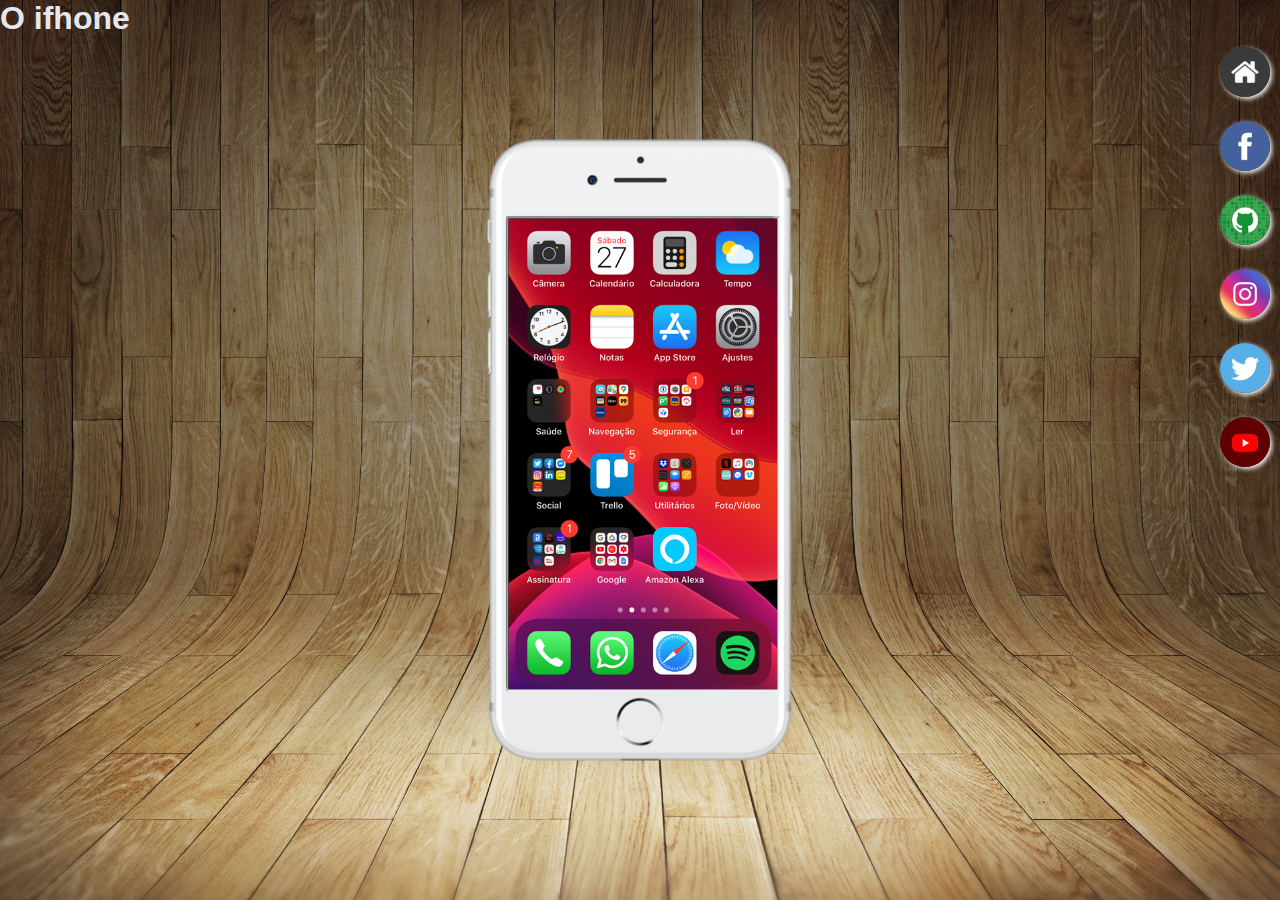
<file: index.html>
<!DOCTYPE html>
<html lang="pt-br">
<head>
    <meta charset="UTF-8">
    <meta name="viewport" content="width=device-width, initial-scale=1.0">
    <link rel="stylesheet" href="estilo/style.css">
    <link rel="shortcut icon" href="favicon.ico" type="image/x-icon">
    <title>Projeto Redes Sociais</title>
    
</head>
<body>
    <h1>O ifhone</h1>
    <main>
        <section id="telefone">
            <iframe src="home.html" name="tela" id="tela"></iframe>
        </section>

        <section id="redes-sociais">
            <a href="home.html" target="tela"><img src="imagens/logo-home.jpg" alt="Home"> <br></a>
            <a href="facebook.html" target="tela"><img src="imagens/logo-facebook.jpg" alt="Facebook"> <br></a>
            <a href="github.html" target="tela"><img src="imagens/logo-github.jpg" alt="GitHub"><br></a>
            <a href="instagram.html" target="tela"><img src="imagens/logo-instagram.jpg" alt="Instagram"><br></a>
            <a href="twitter.html" target="tela"><img src="imagens/logo-twitter.jpg" alt="Twitter"><br></a>
            <a href="youtube.html" target="tela"><img src="imagens/logo-youtube.jpg" alt="Youtube"></a>
        </section>
    </main>
</body>
</html>
</file>
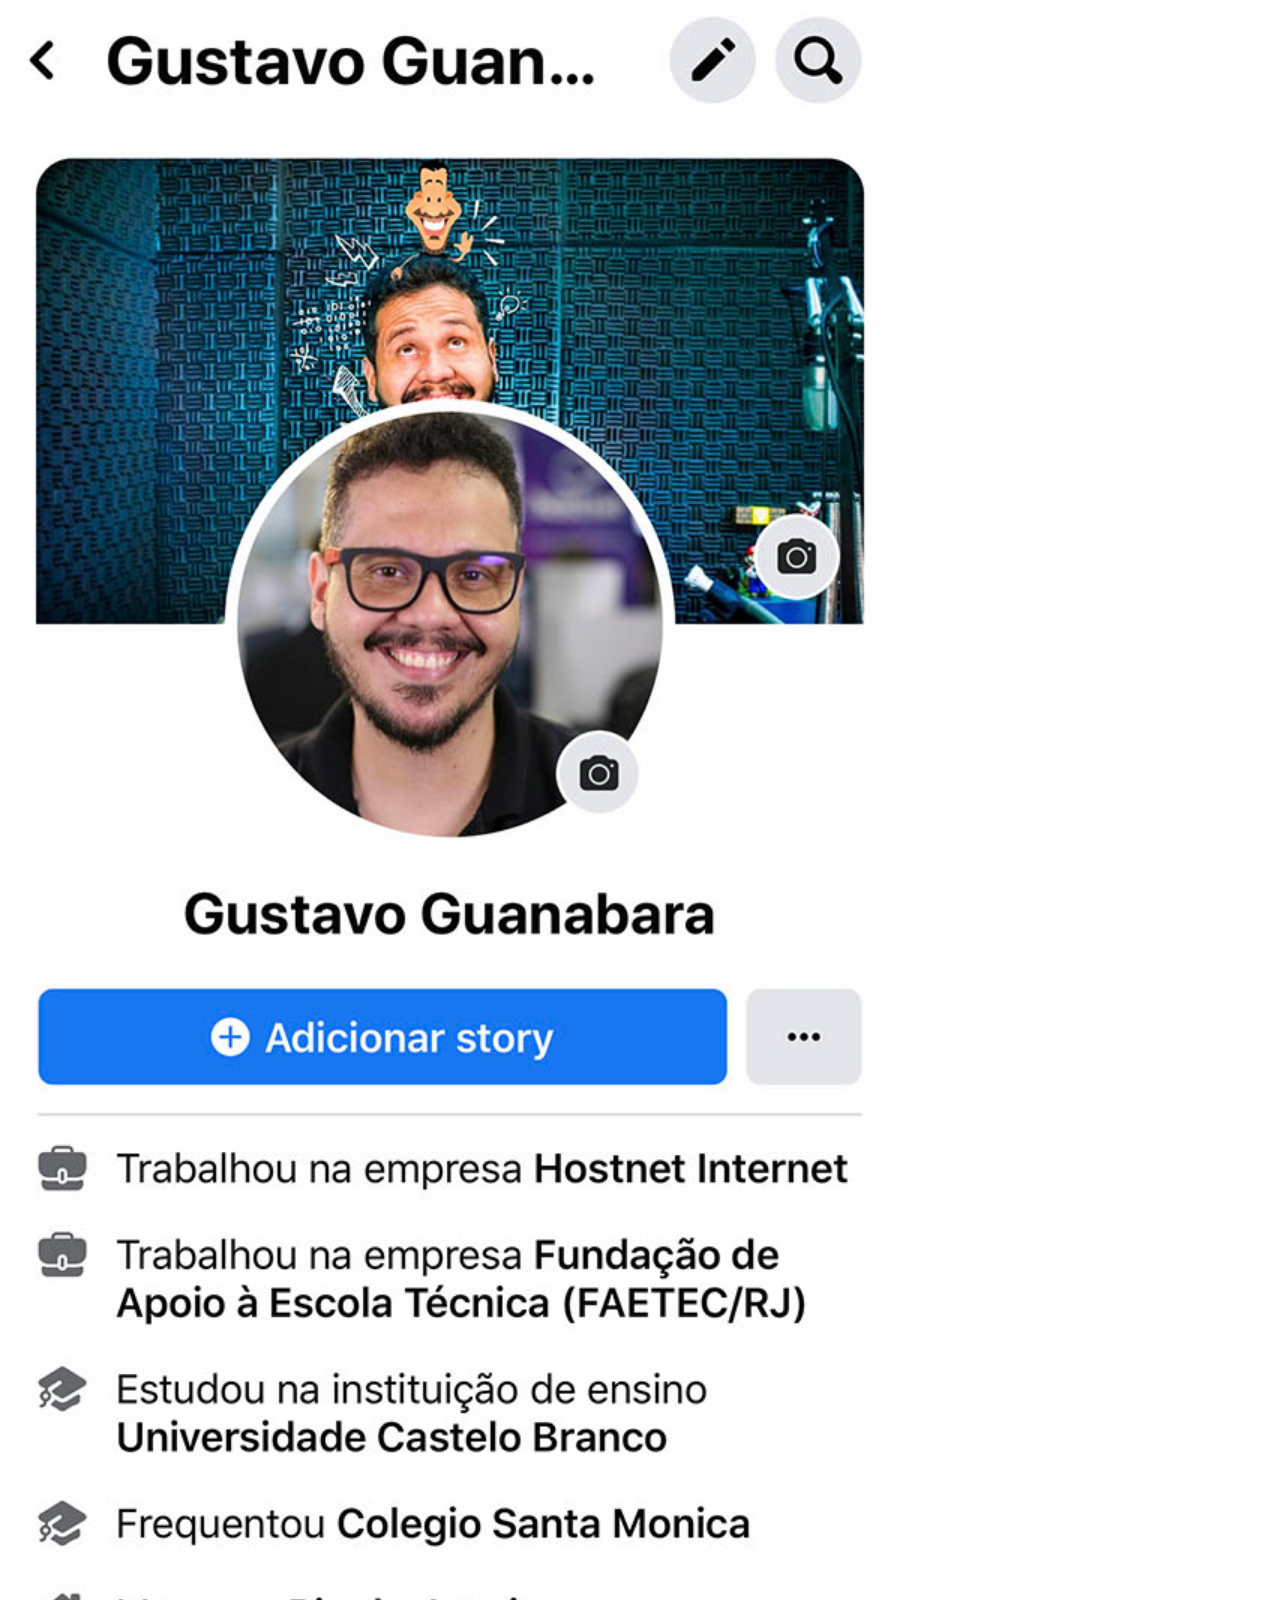
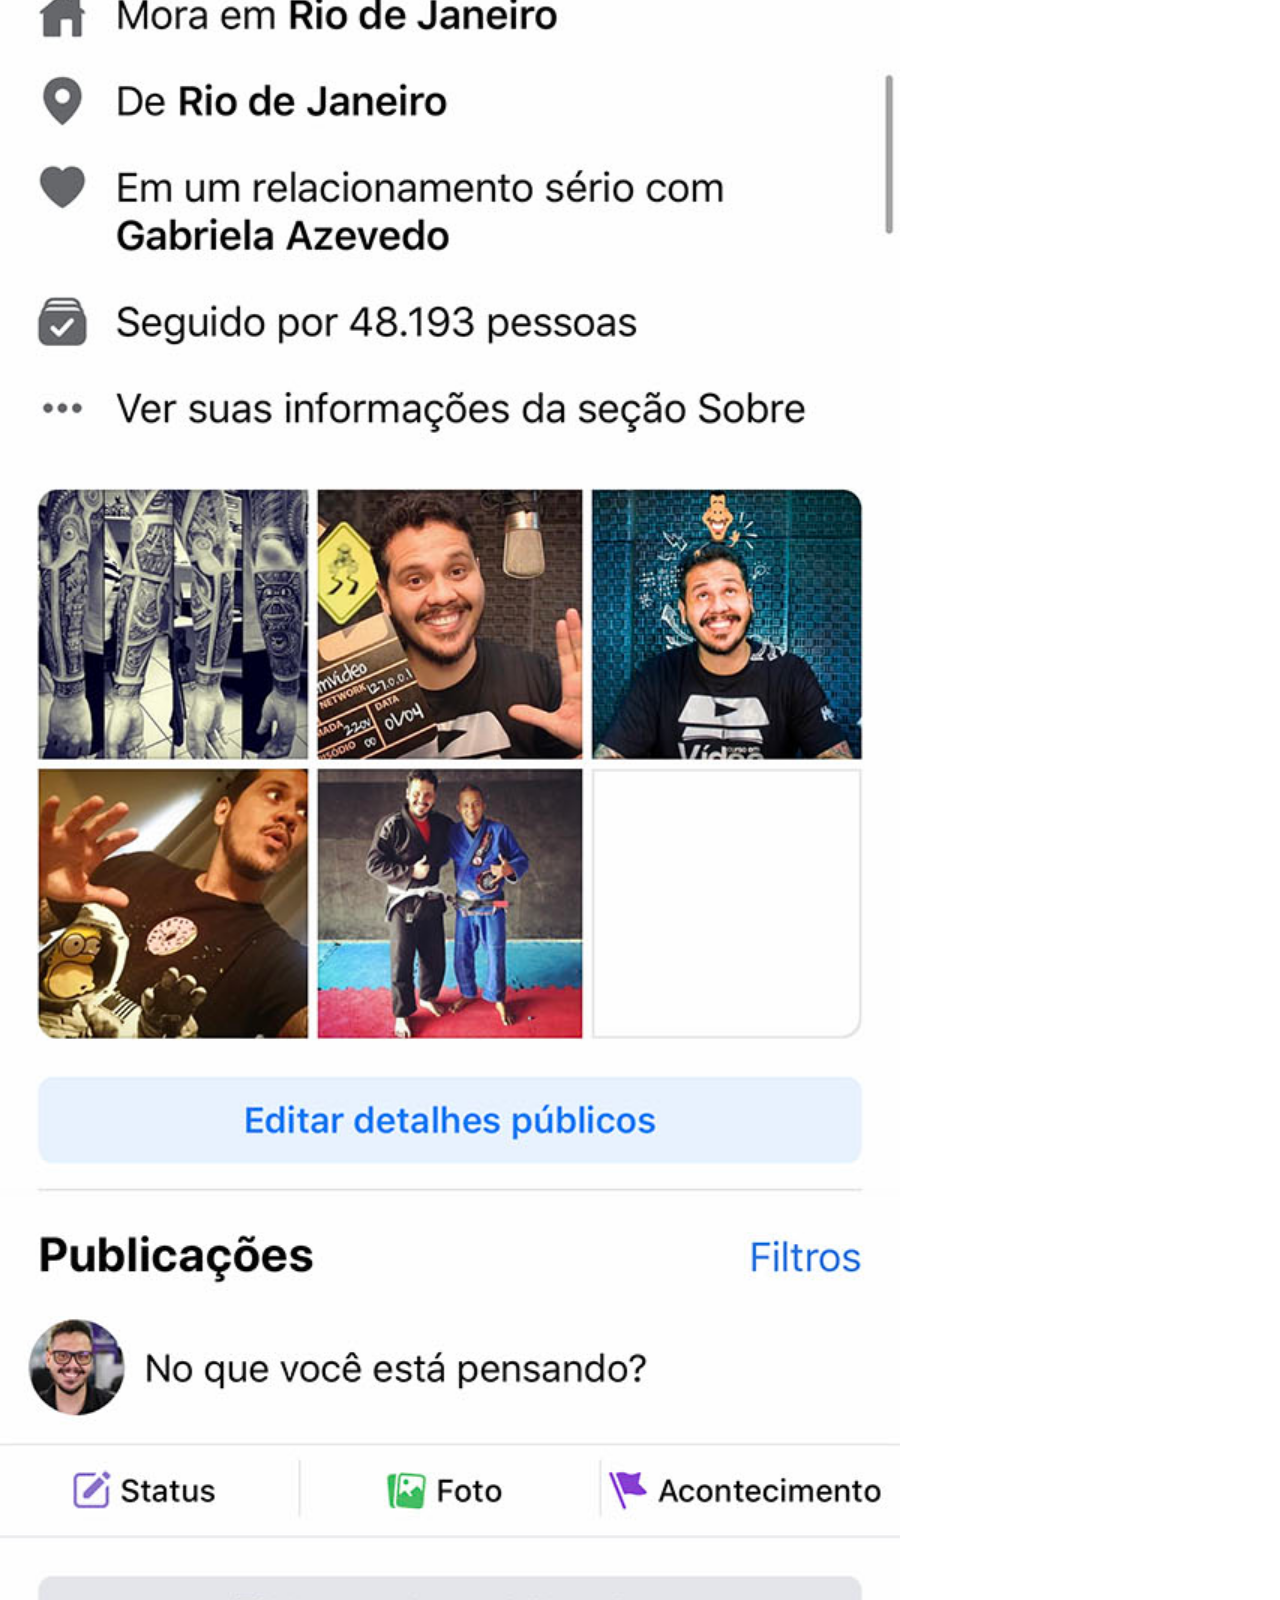
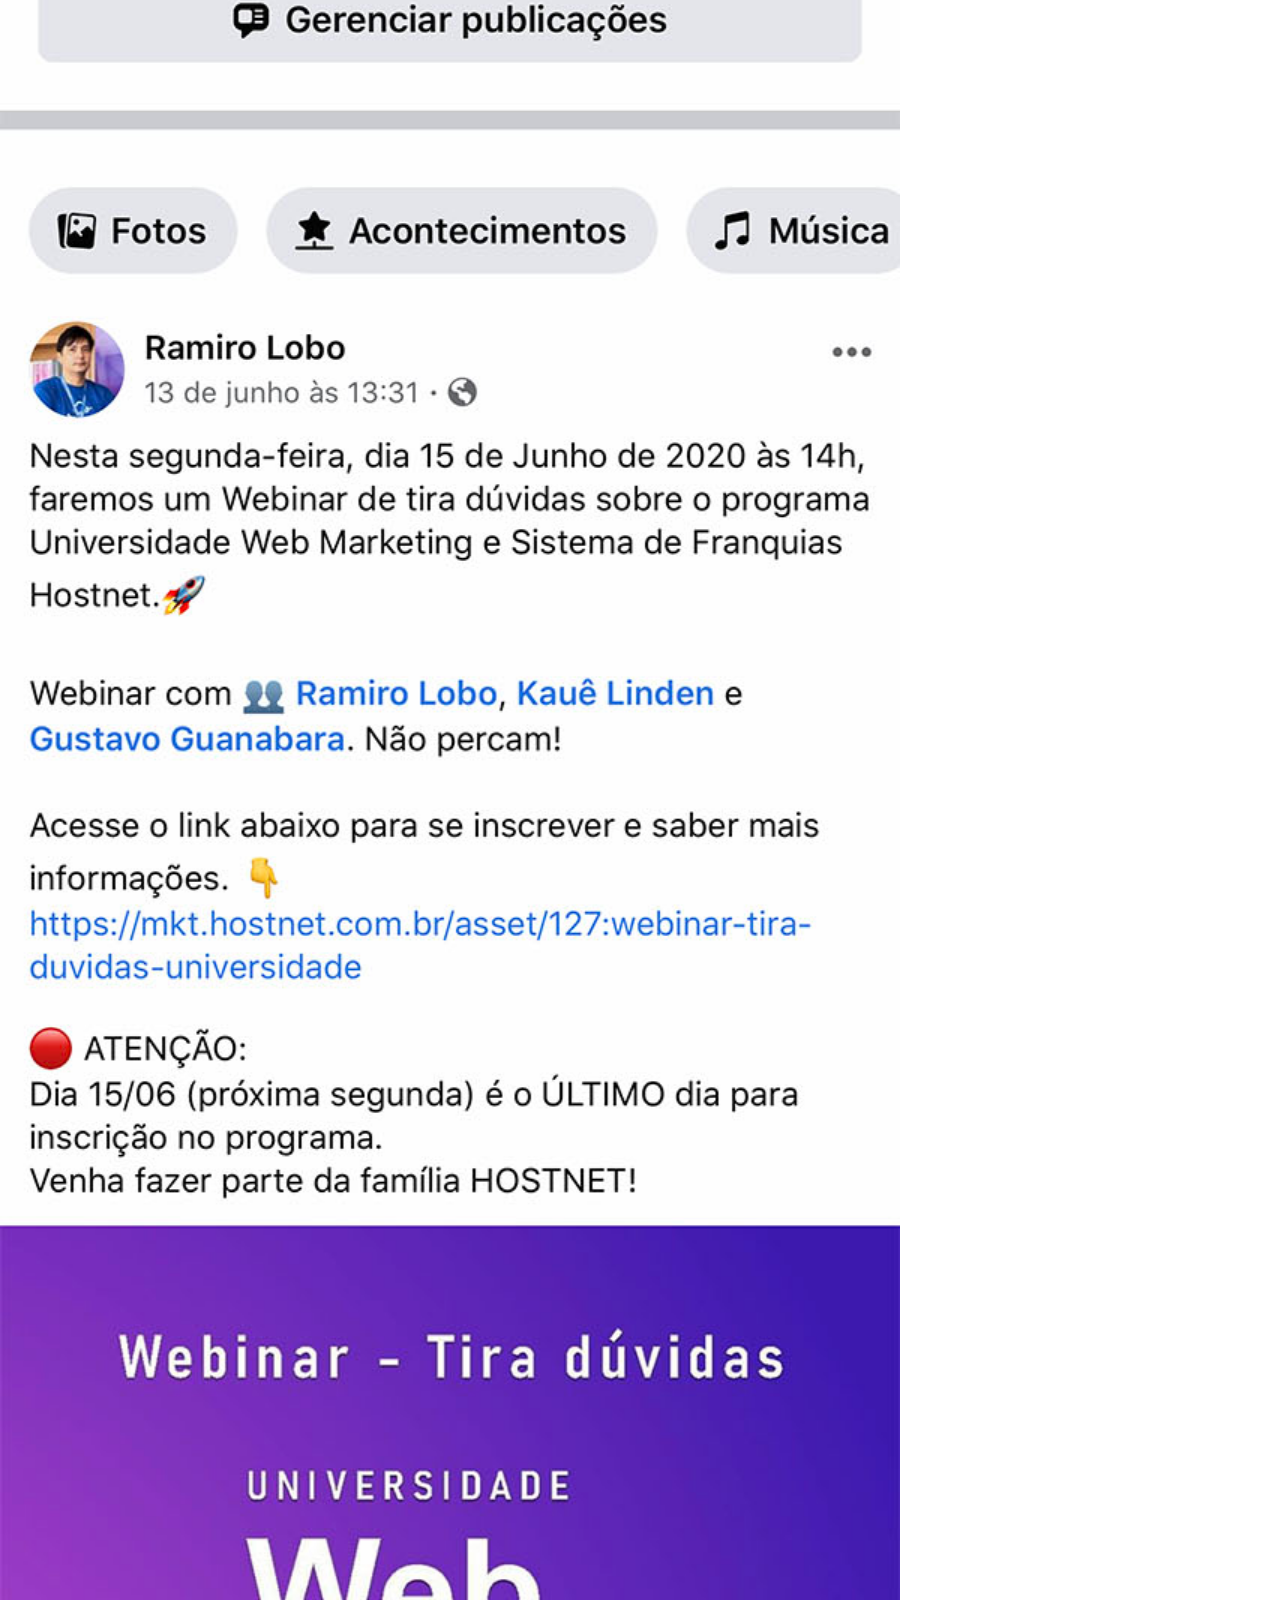
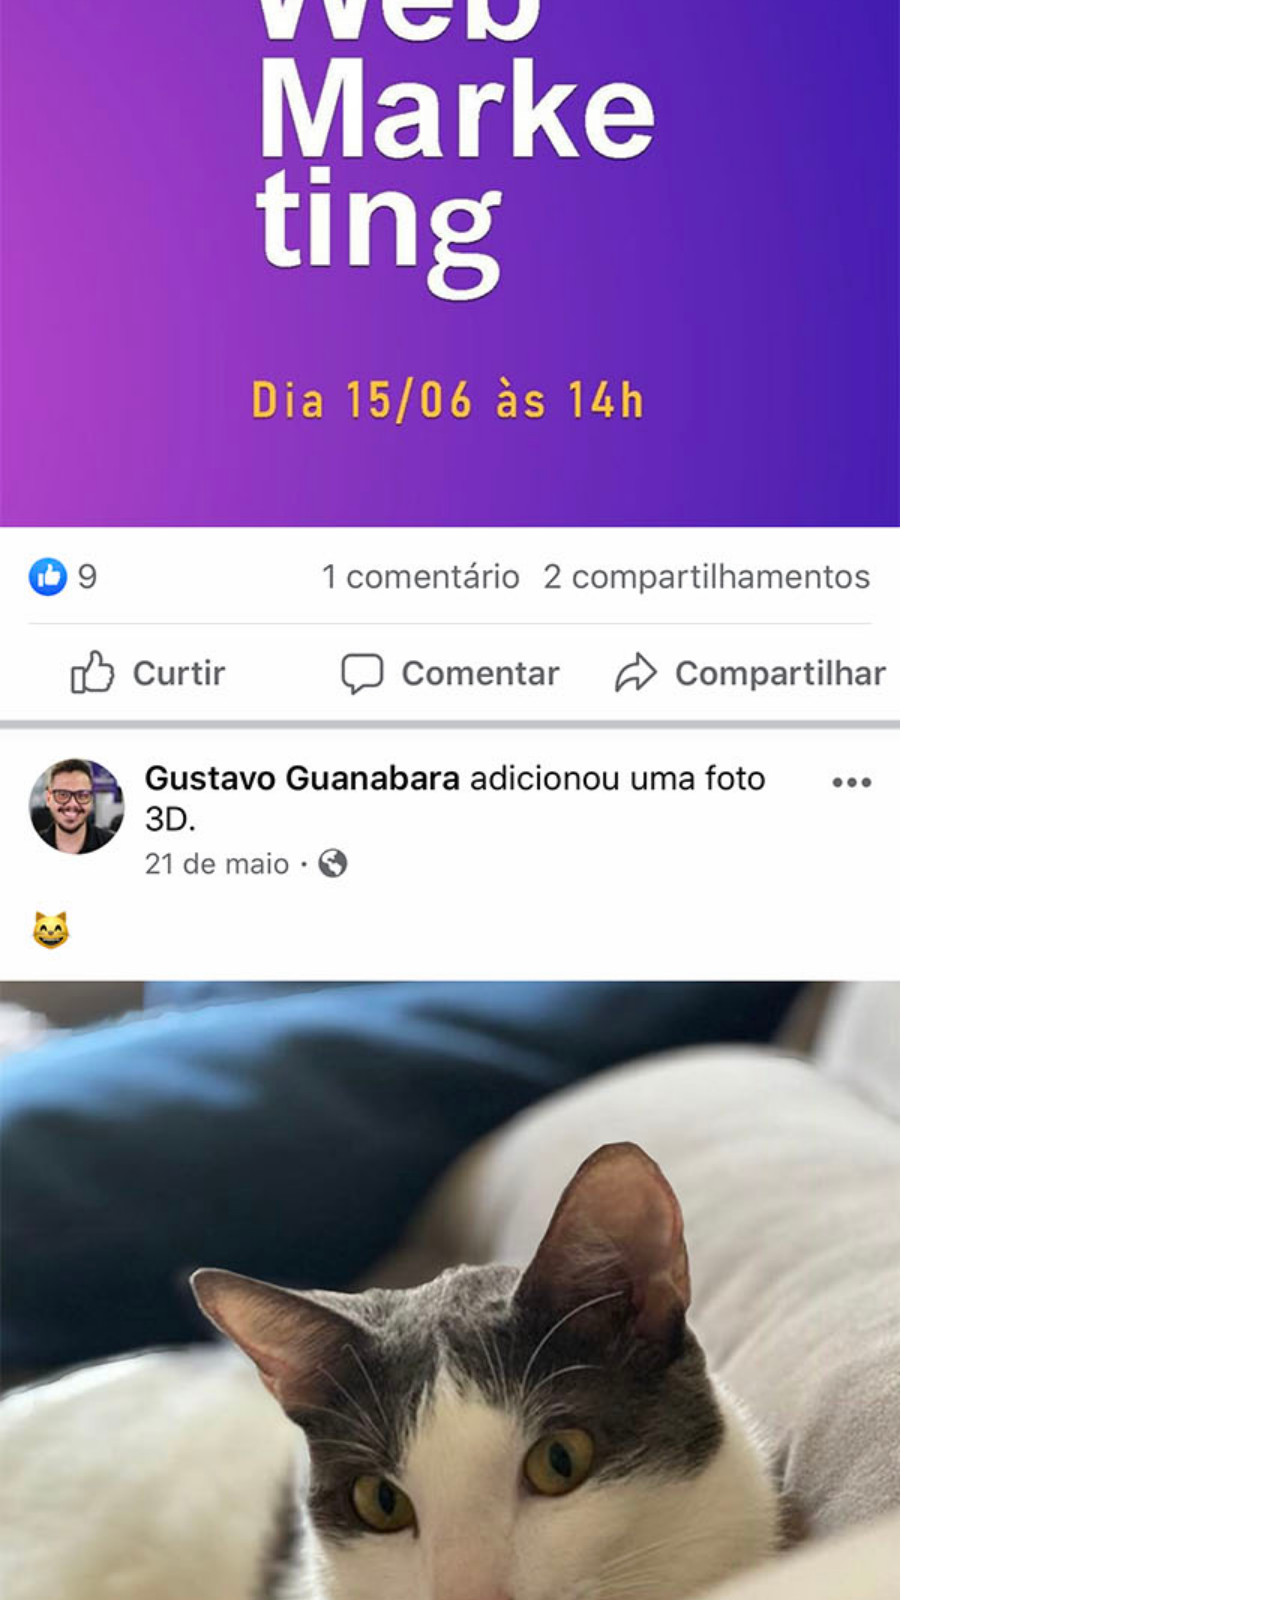
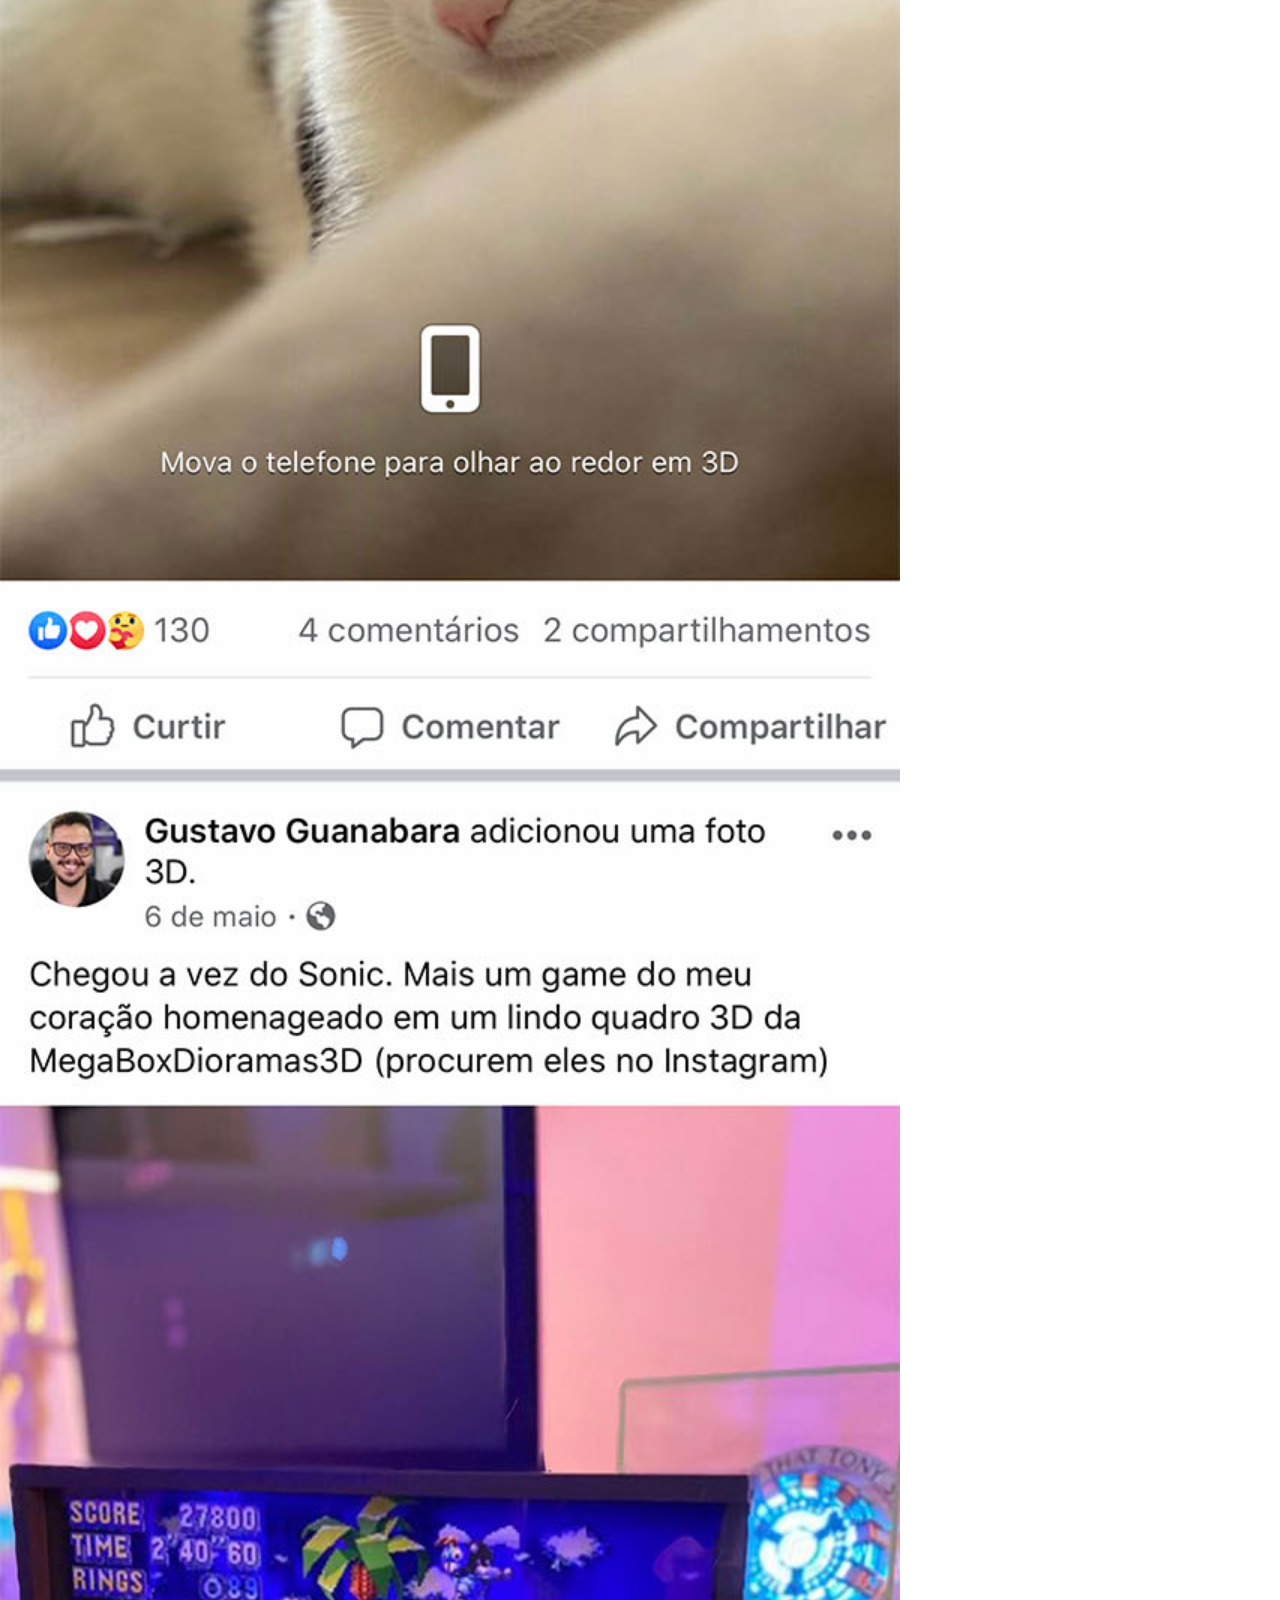
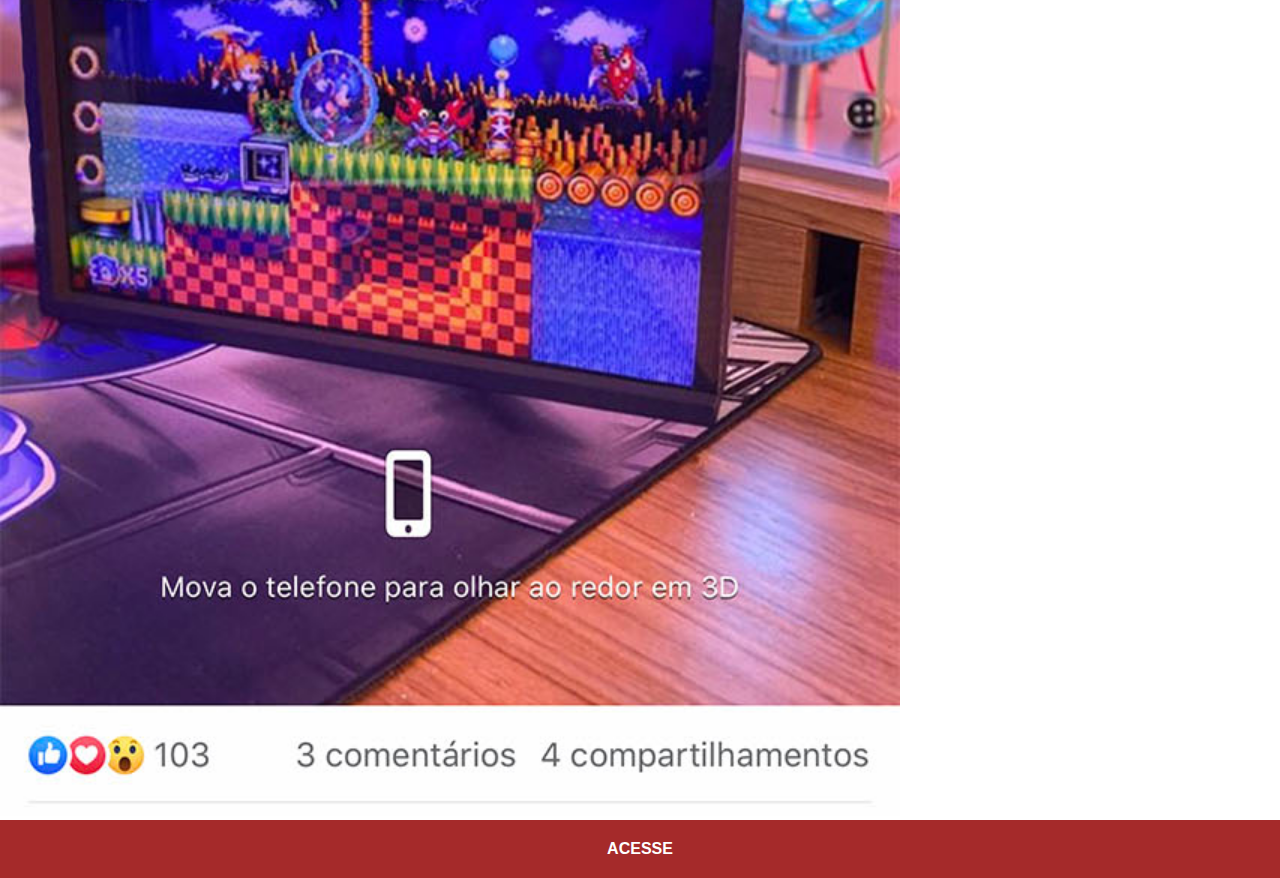
<file: facebook.html>
<!DOCTYPE html>
<html lang="pt-br">
<head>
    <meta charset="UTF-8">
    <meta name="viewport" content="width=device-width, initial-scale=1.0">
    <title>Facebook</title>
    <link rel="stylesheet" href="estilos/social.css">
</head>
<body>
    <img src="imagens/tela-facebook.jpg" alt="facebook">
    <a href="https://www.facebook.com/" target="_blank">ACESSE</a>
</body>
</html>
</file>
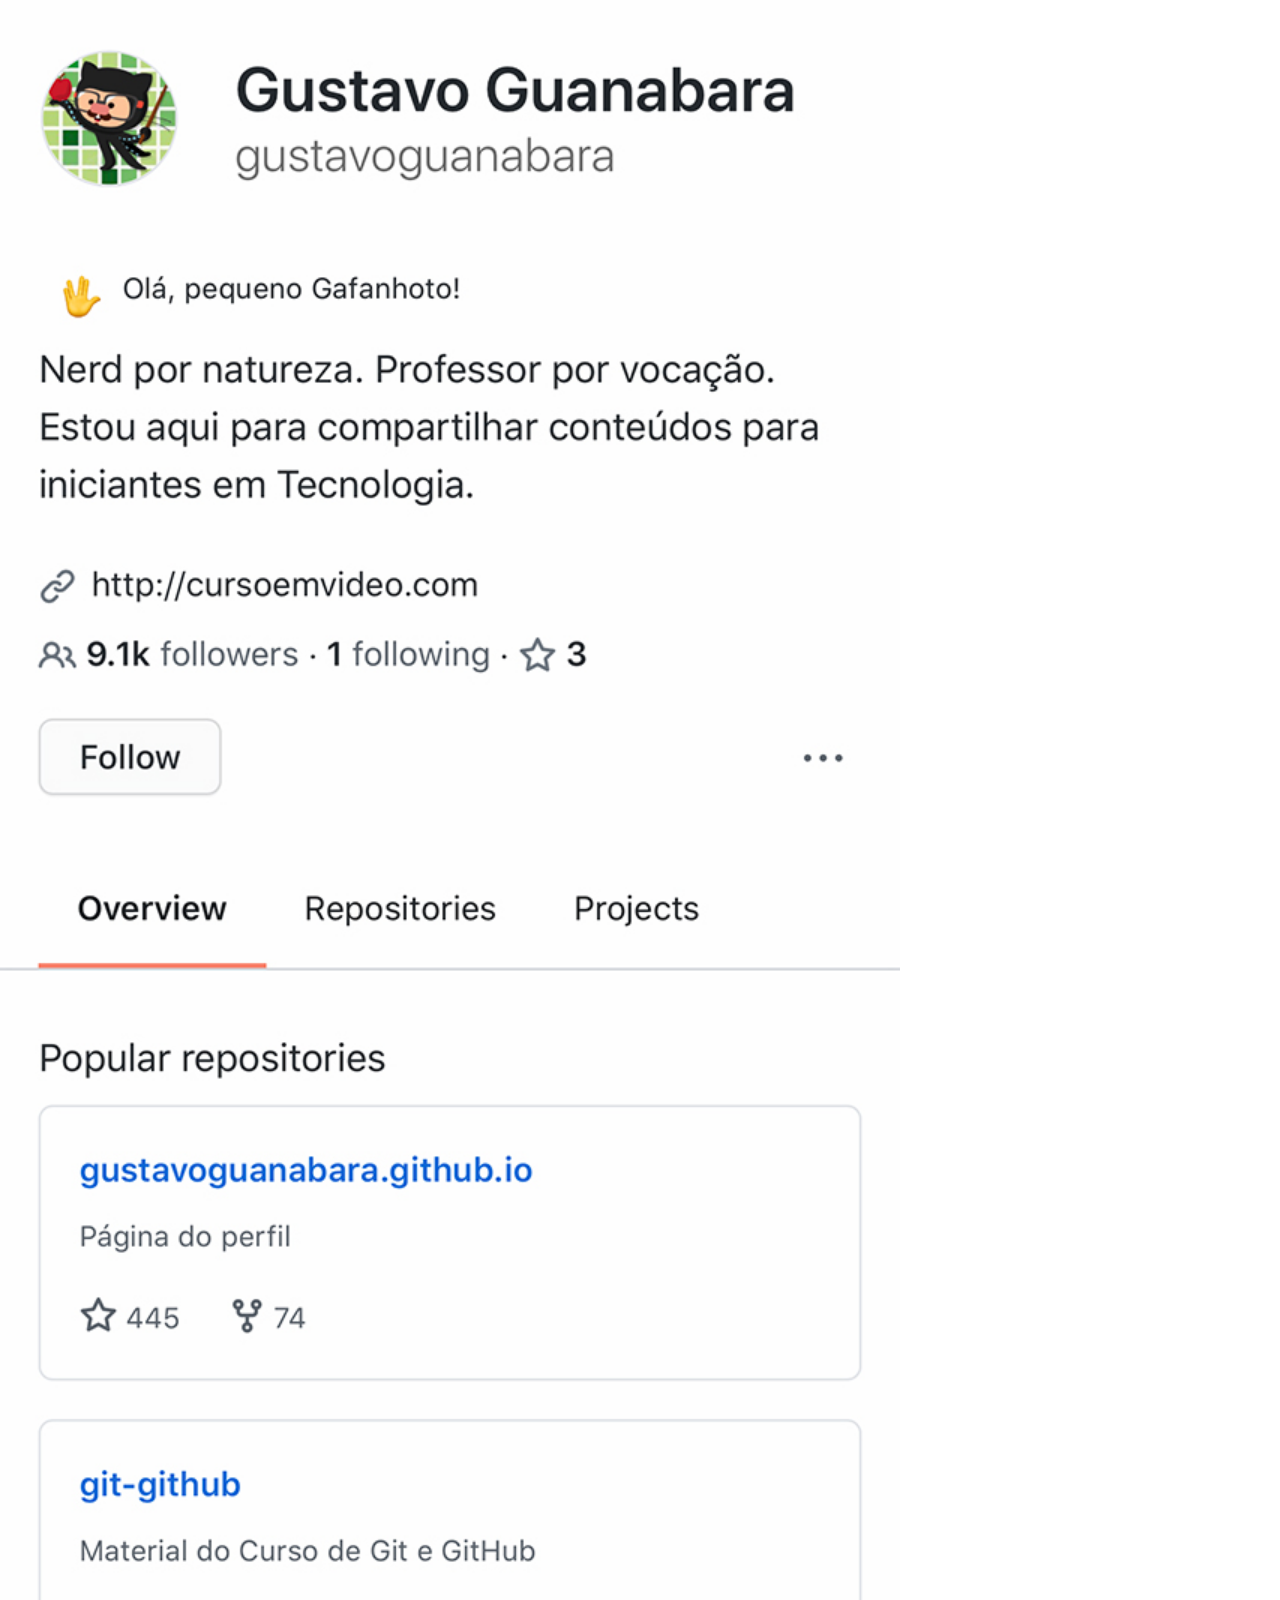
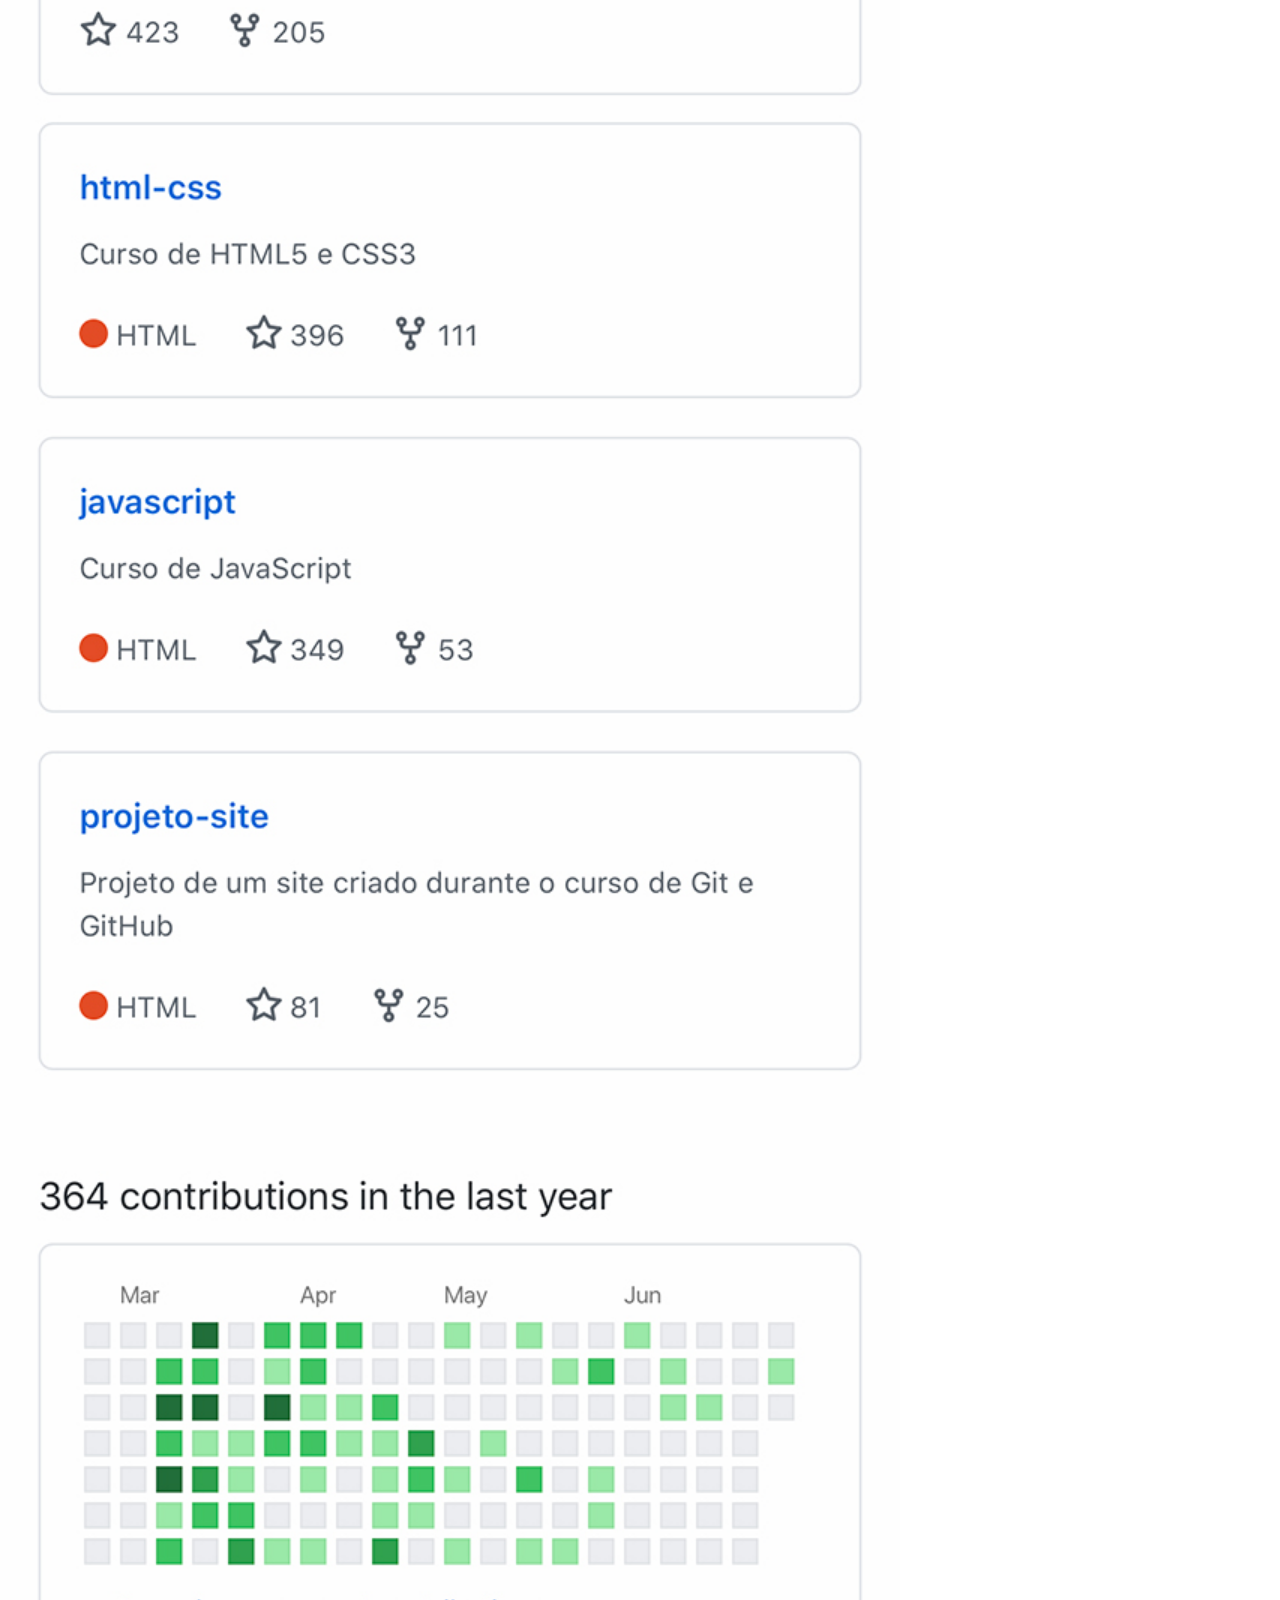
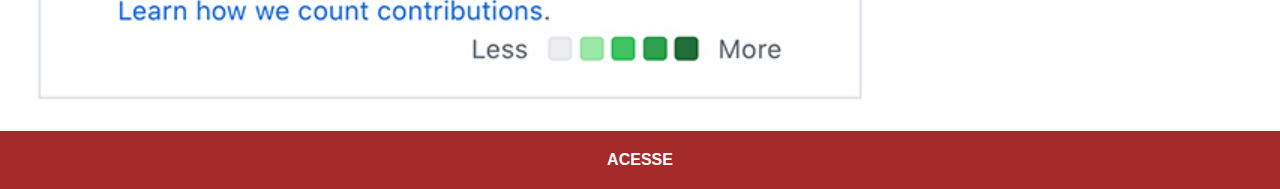
<file: github.html>
<!DOCTYPE html>
<html lang="pt-br">
<head>
    <meta charset="UTF-8">
    <meta name="viewport" content="width=device-width, initial-scale=1.0">
    <title>GitHub</title>
    <link rel="stylesheet" href="estilos/social.css">
</head>
<body>
    <img src="imagens/tela-github.jpg" alt="github">
    <a href="https://github.com/gustavoguanabara/" target="_blank">ACESSE</a>
</body>
</html>
</file>
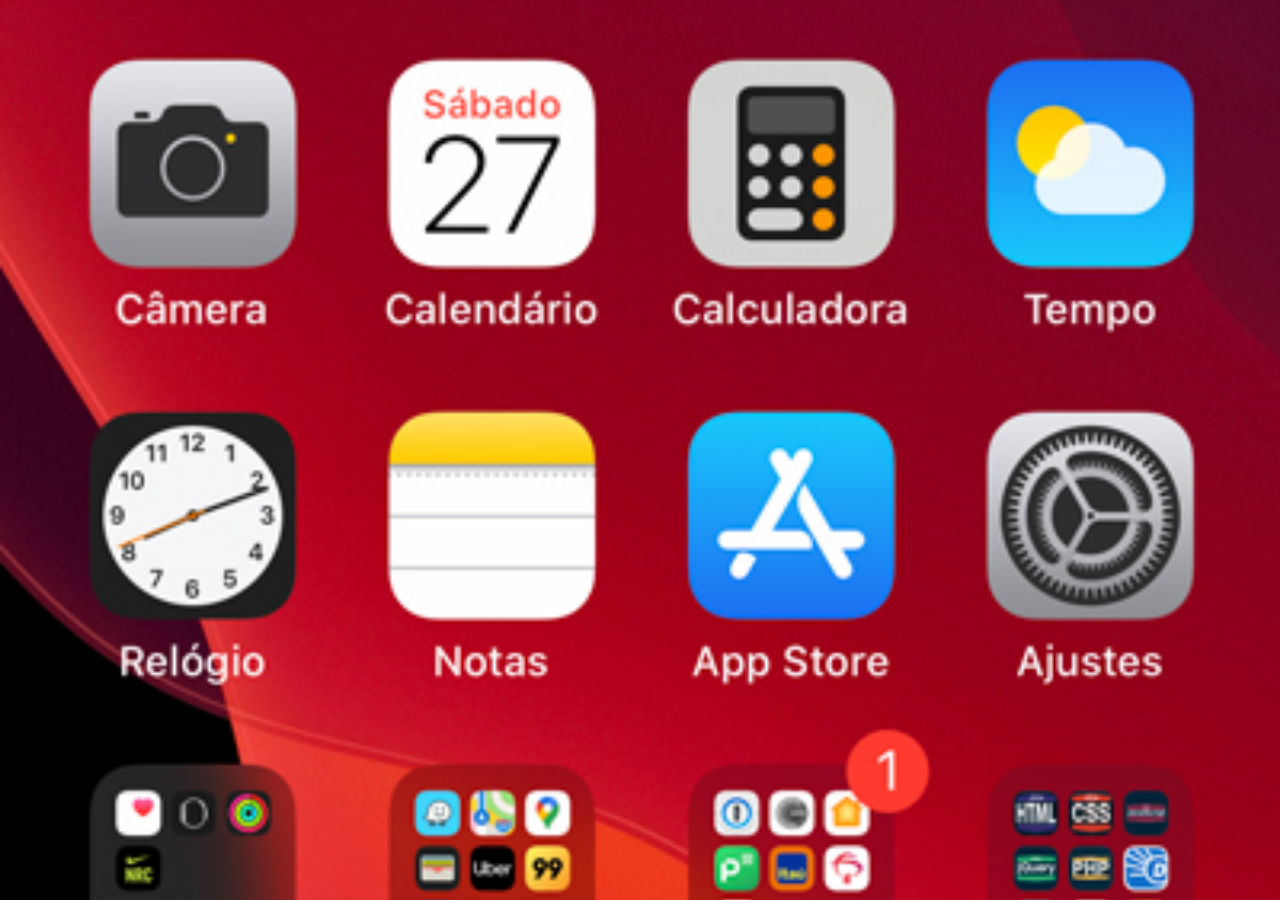
<file: home.html>
<!DOCTYPE html>
<html lang="pt-br">
<head>
    <meta charset="UTF-8">
    <meta name="viewport" content="width=device-width, initial-scale=1.0">
    <title>Home</title>
</head>
<style>
    *{
        padding: 0px;
        margin: opx;
    }
    body{
        width: 100%;
        height: 100%;
        background: black url("imagens/tela-home.jpg")no-repeat top center;
        background-size: cover;
    }
</style>
<body>
    
</body>
</html>
</file>
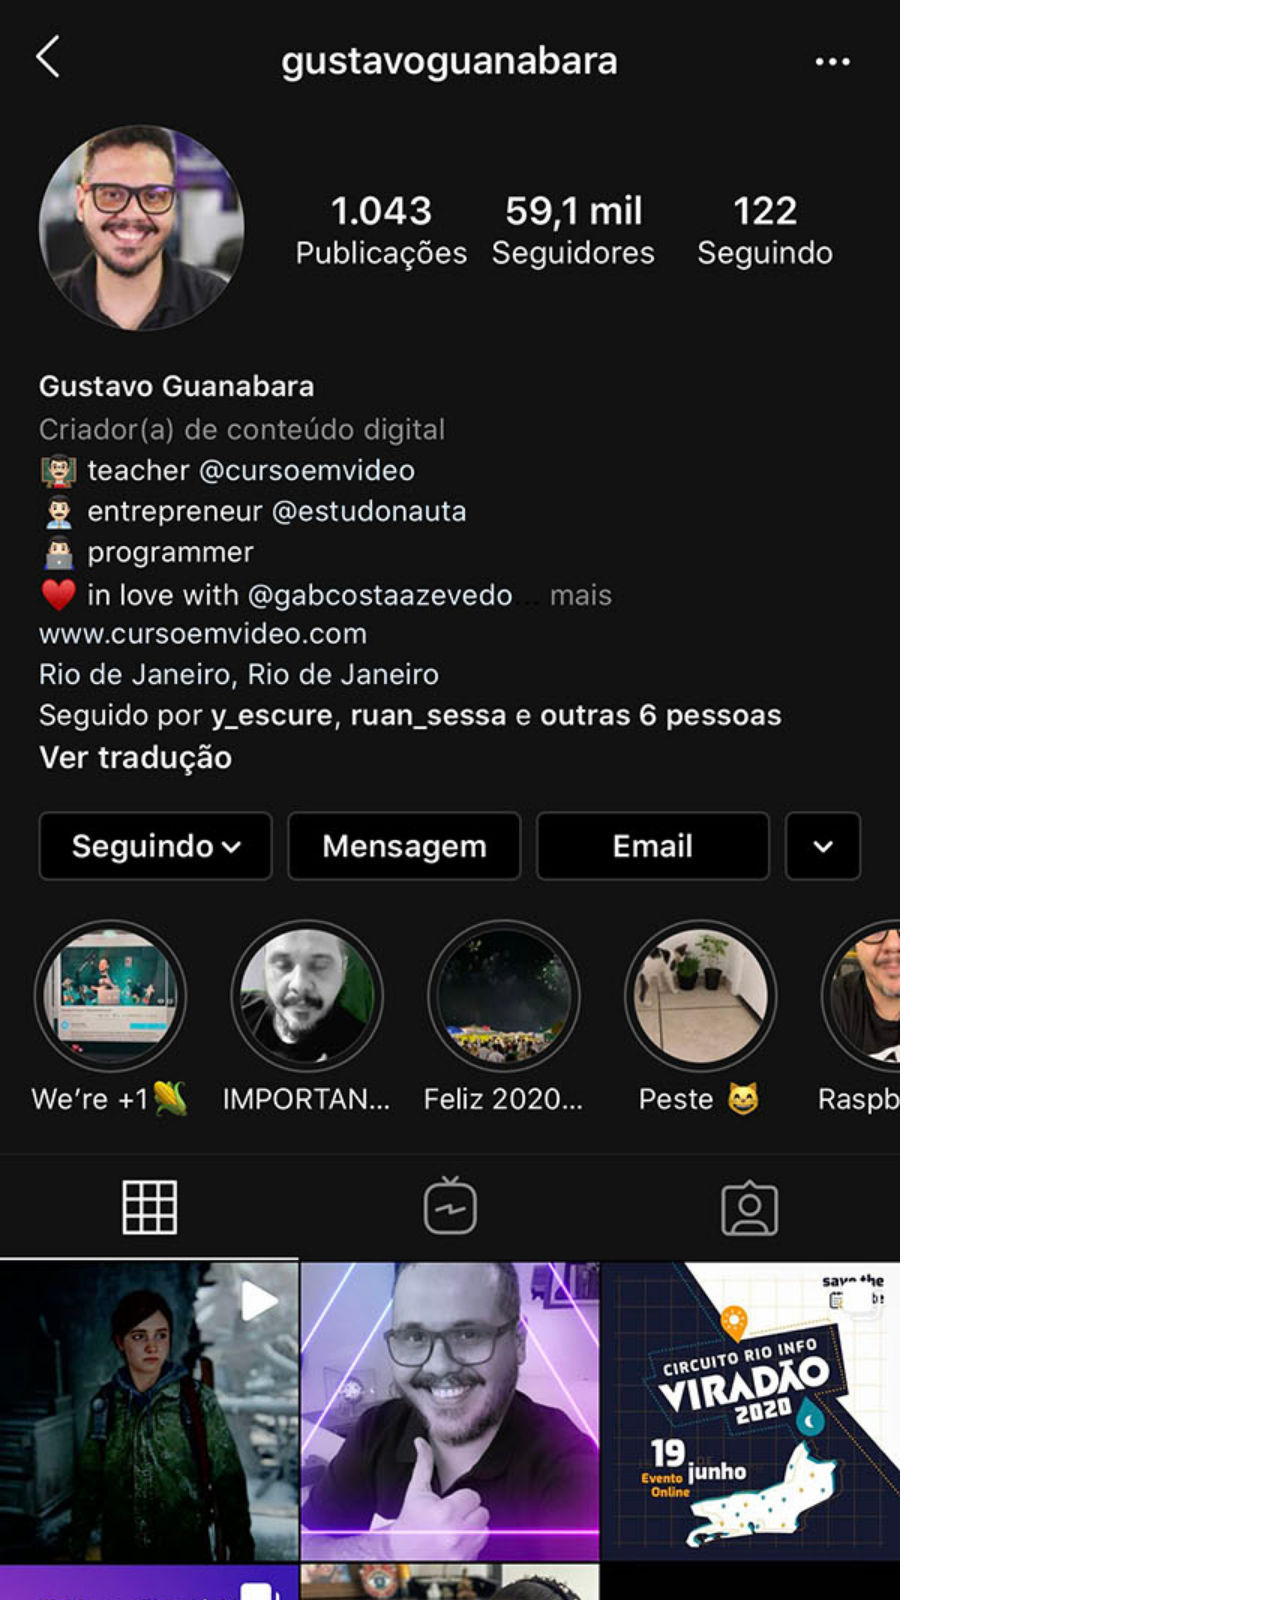
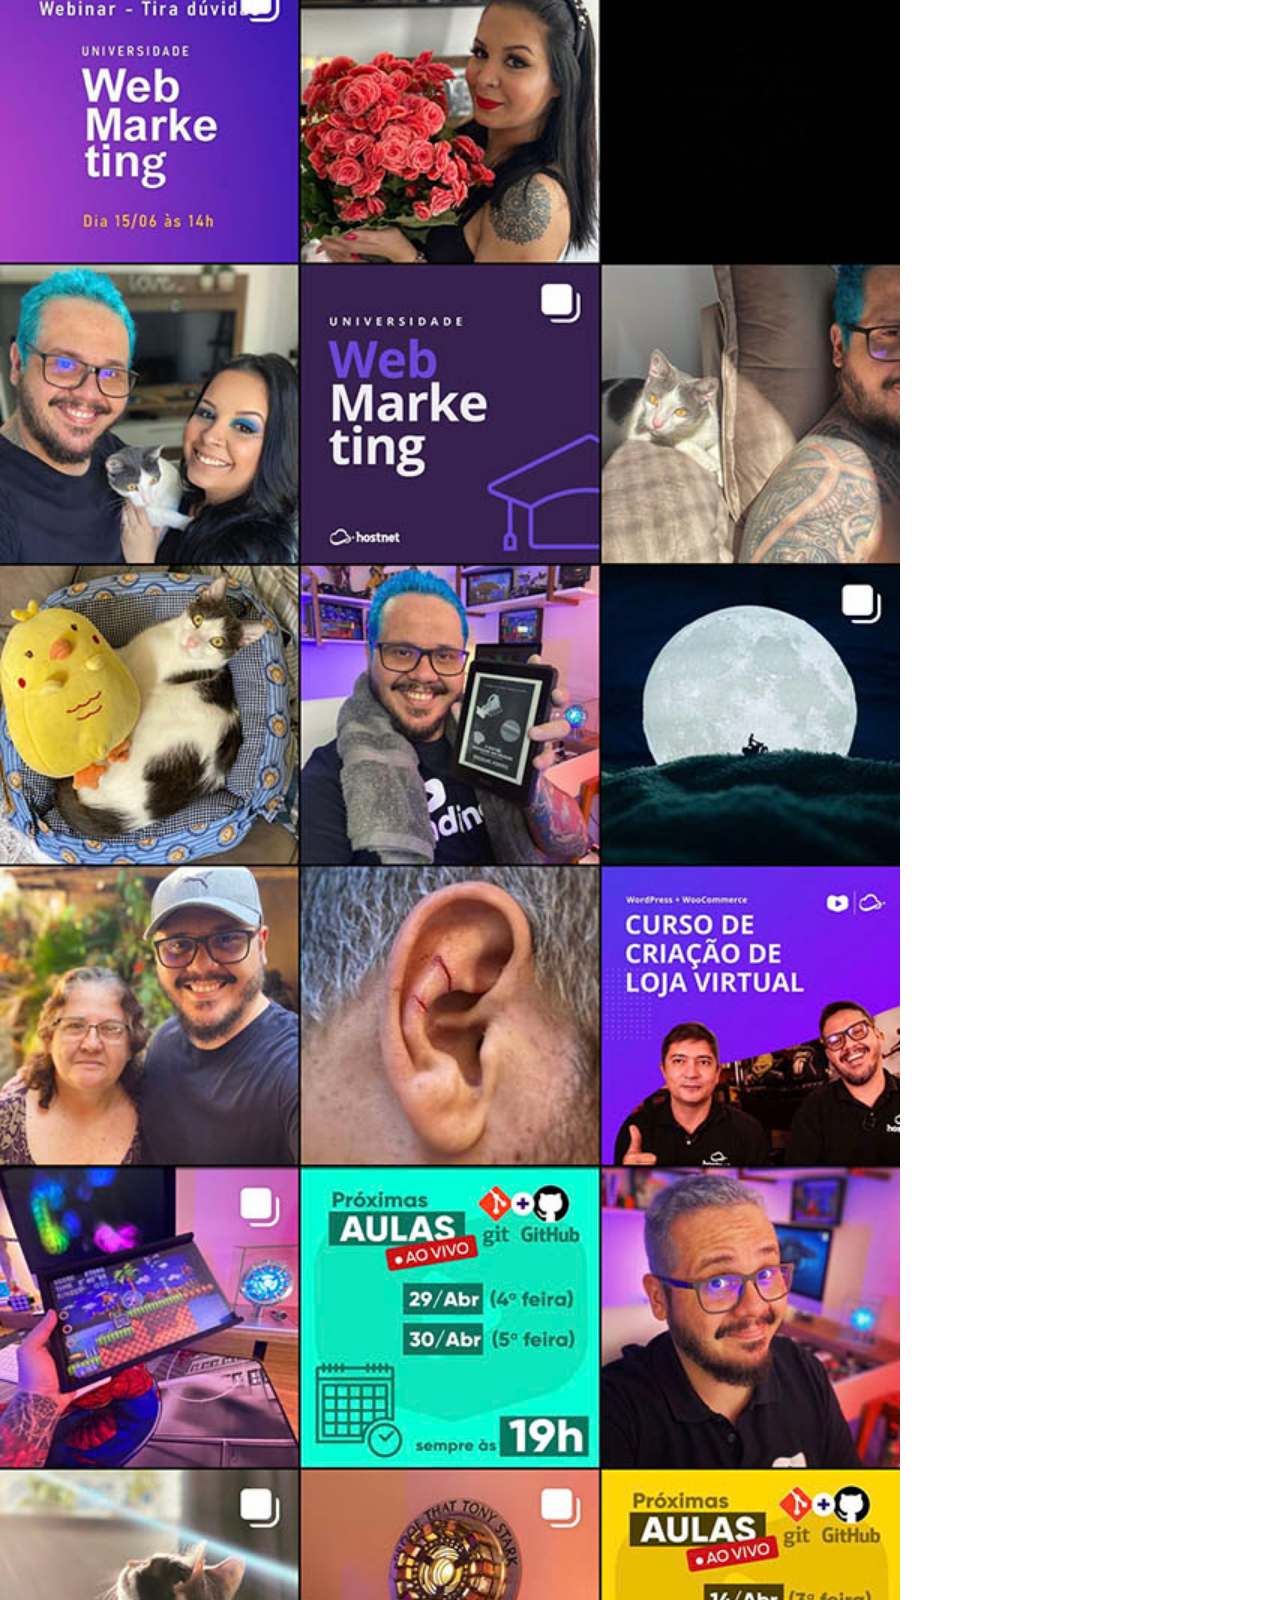
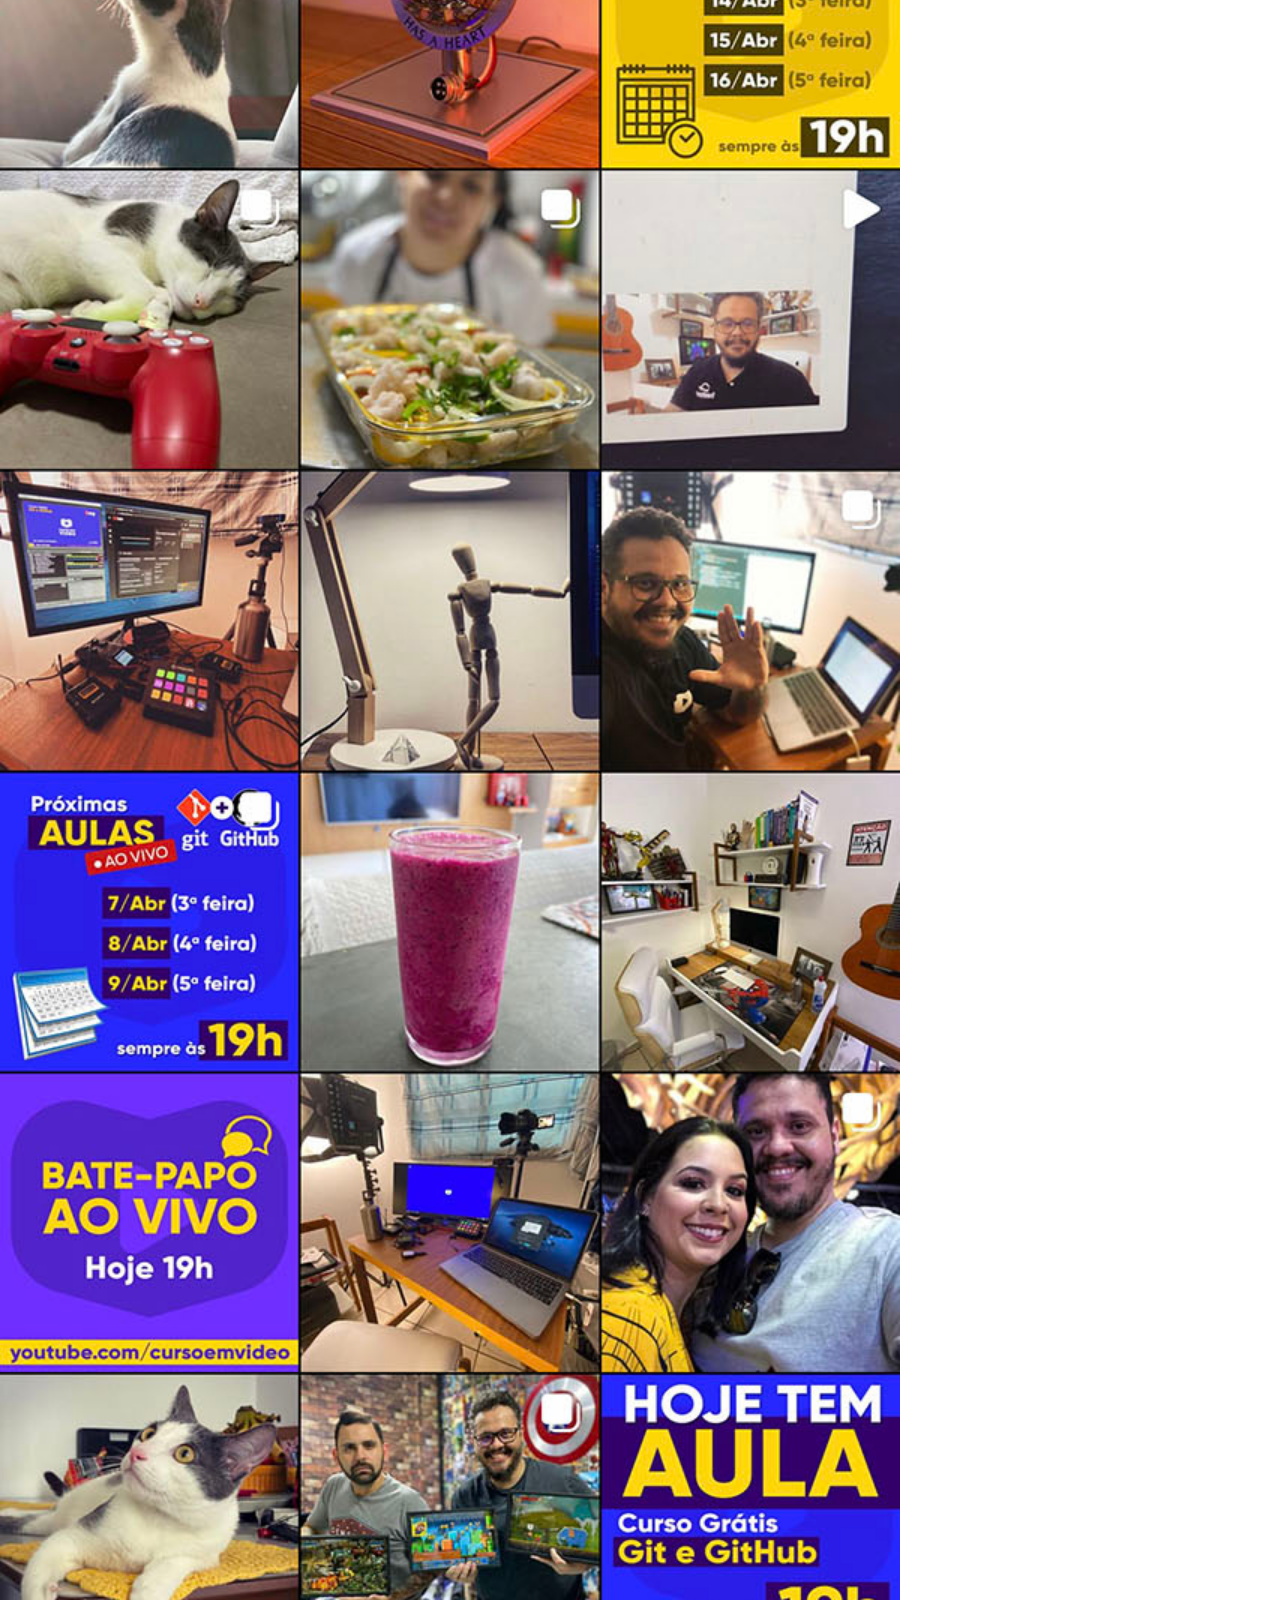
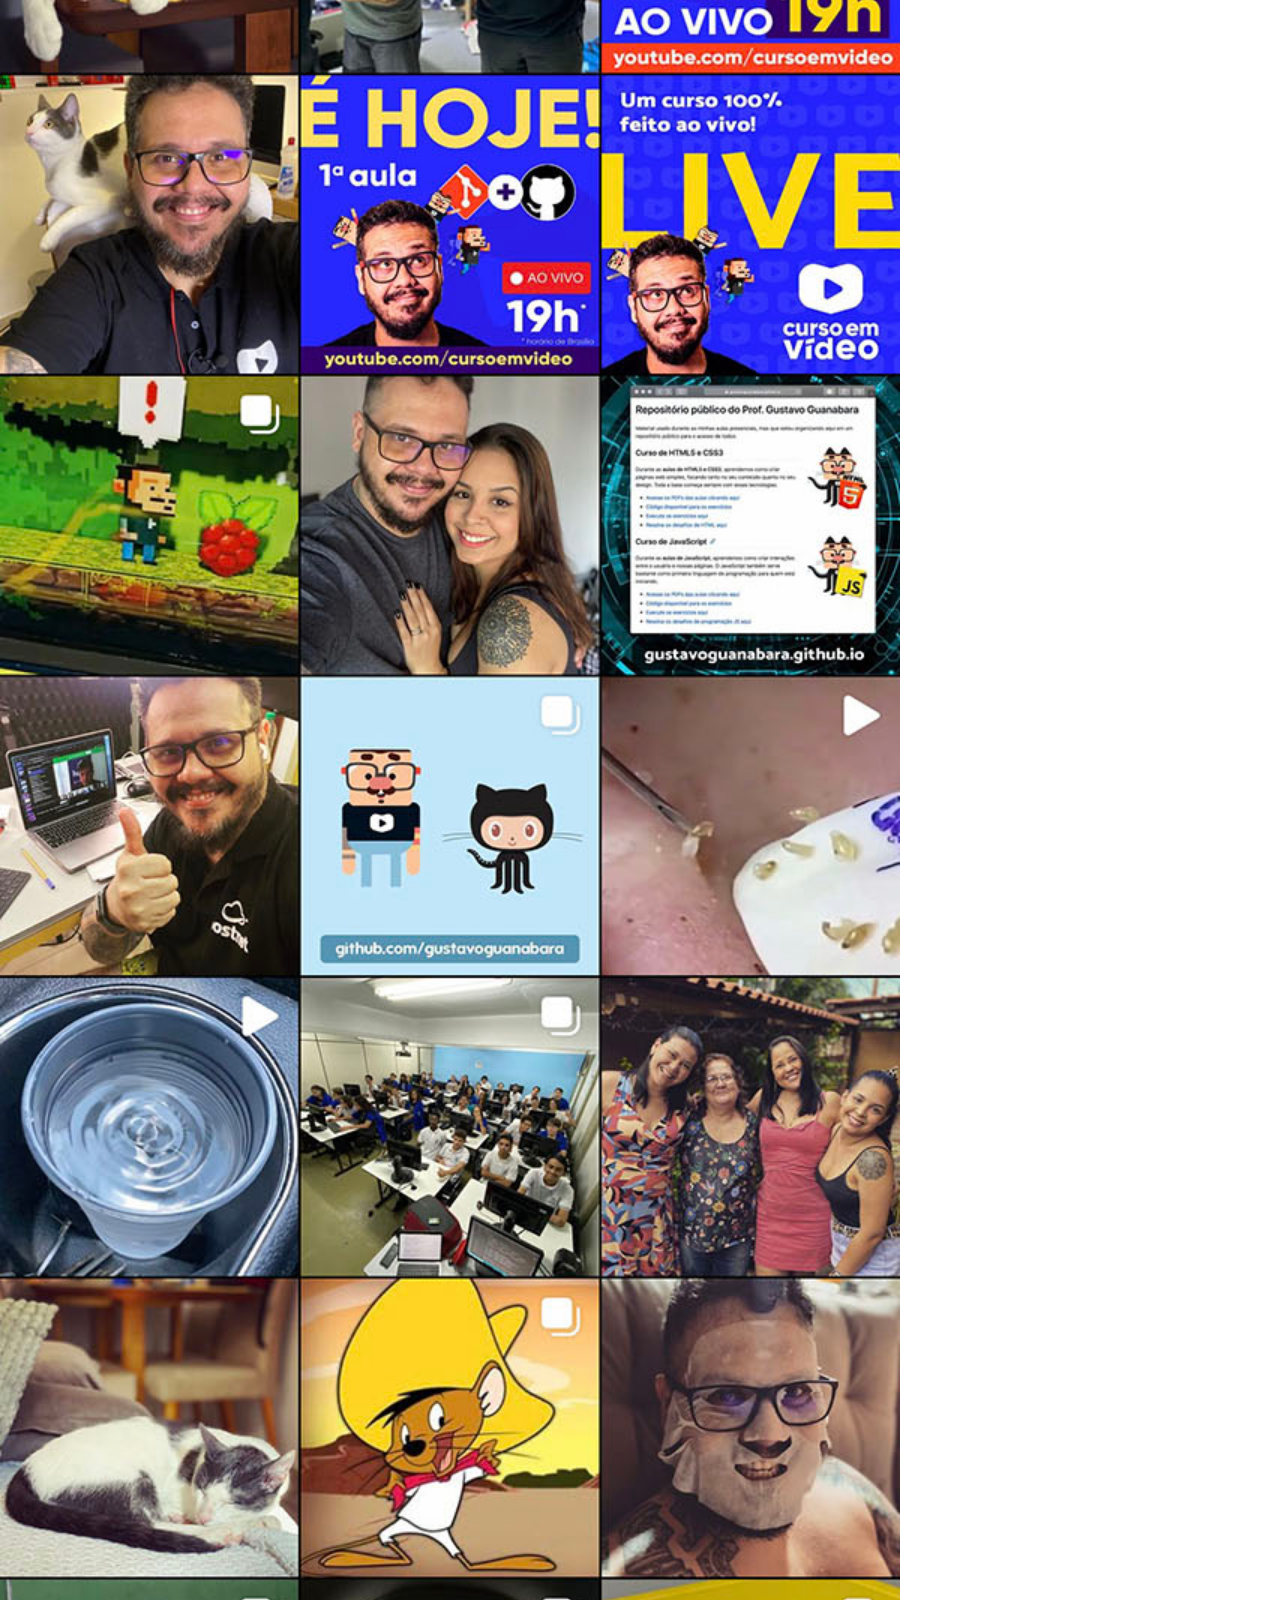
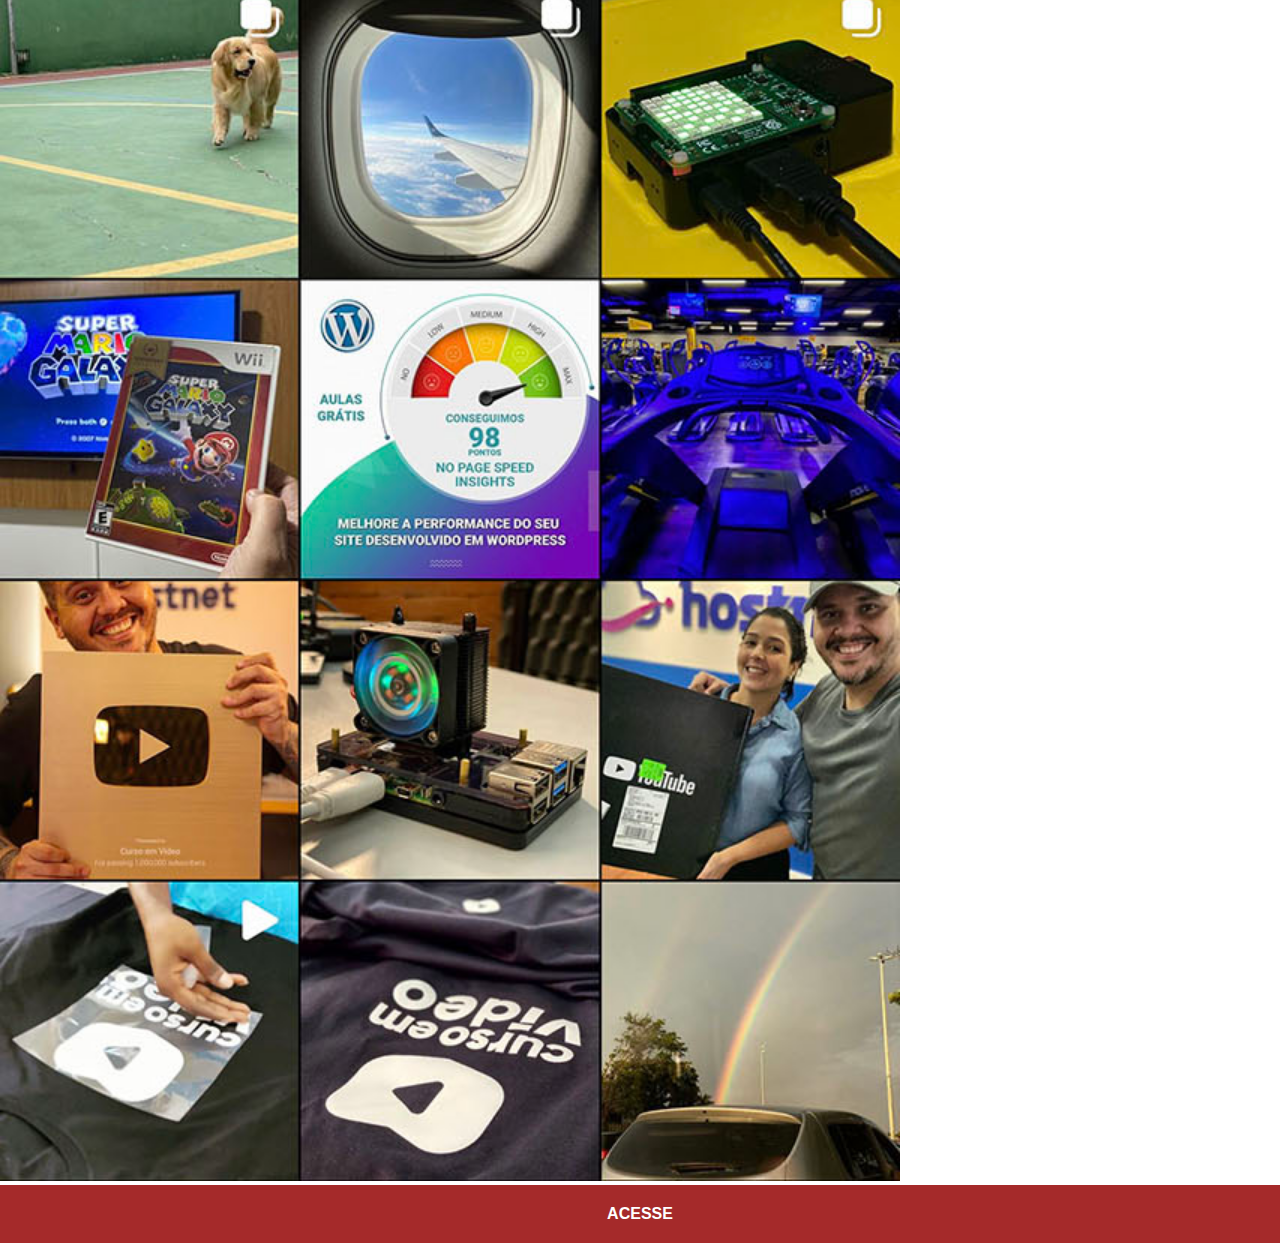
<file: instagram.html>
<!DOCTYPE html>
<html lang="pt-br">
<head>
    <meta charset="UTF-8">
    <meta name="viewport" content="width=device-width, initial-scale=1.0">
    <title>Instagram</title>
    <link rel="stylesheet" href="estilos/social.css">
</head>
<body>
    <img src="imagens/tela-instagram.jpg" alt="instagram">
    <a href="https://www.instagram.com/gustavoguanabara/" target="_blank">ACESSE</a>
</body>
</html>
</file>
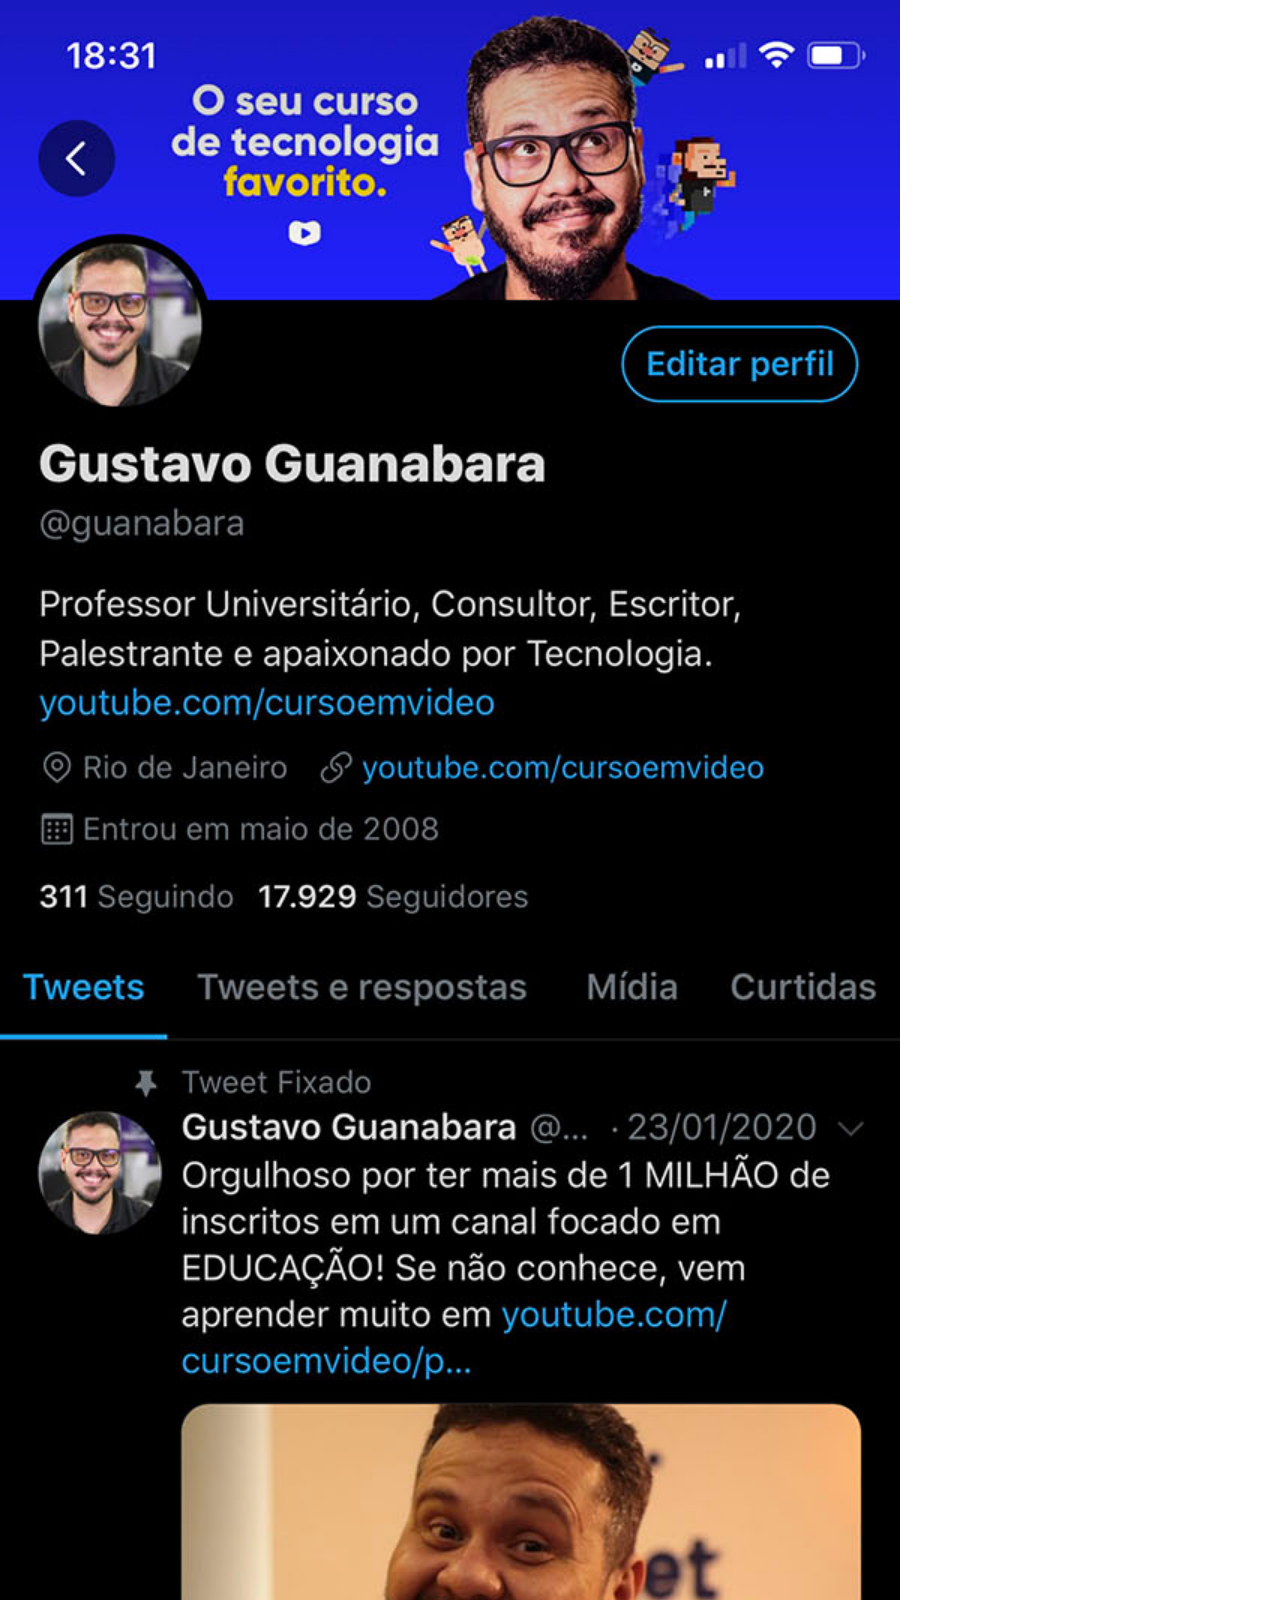
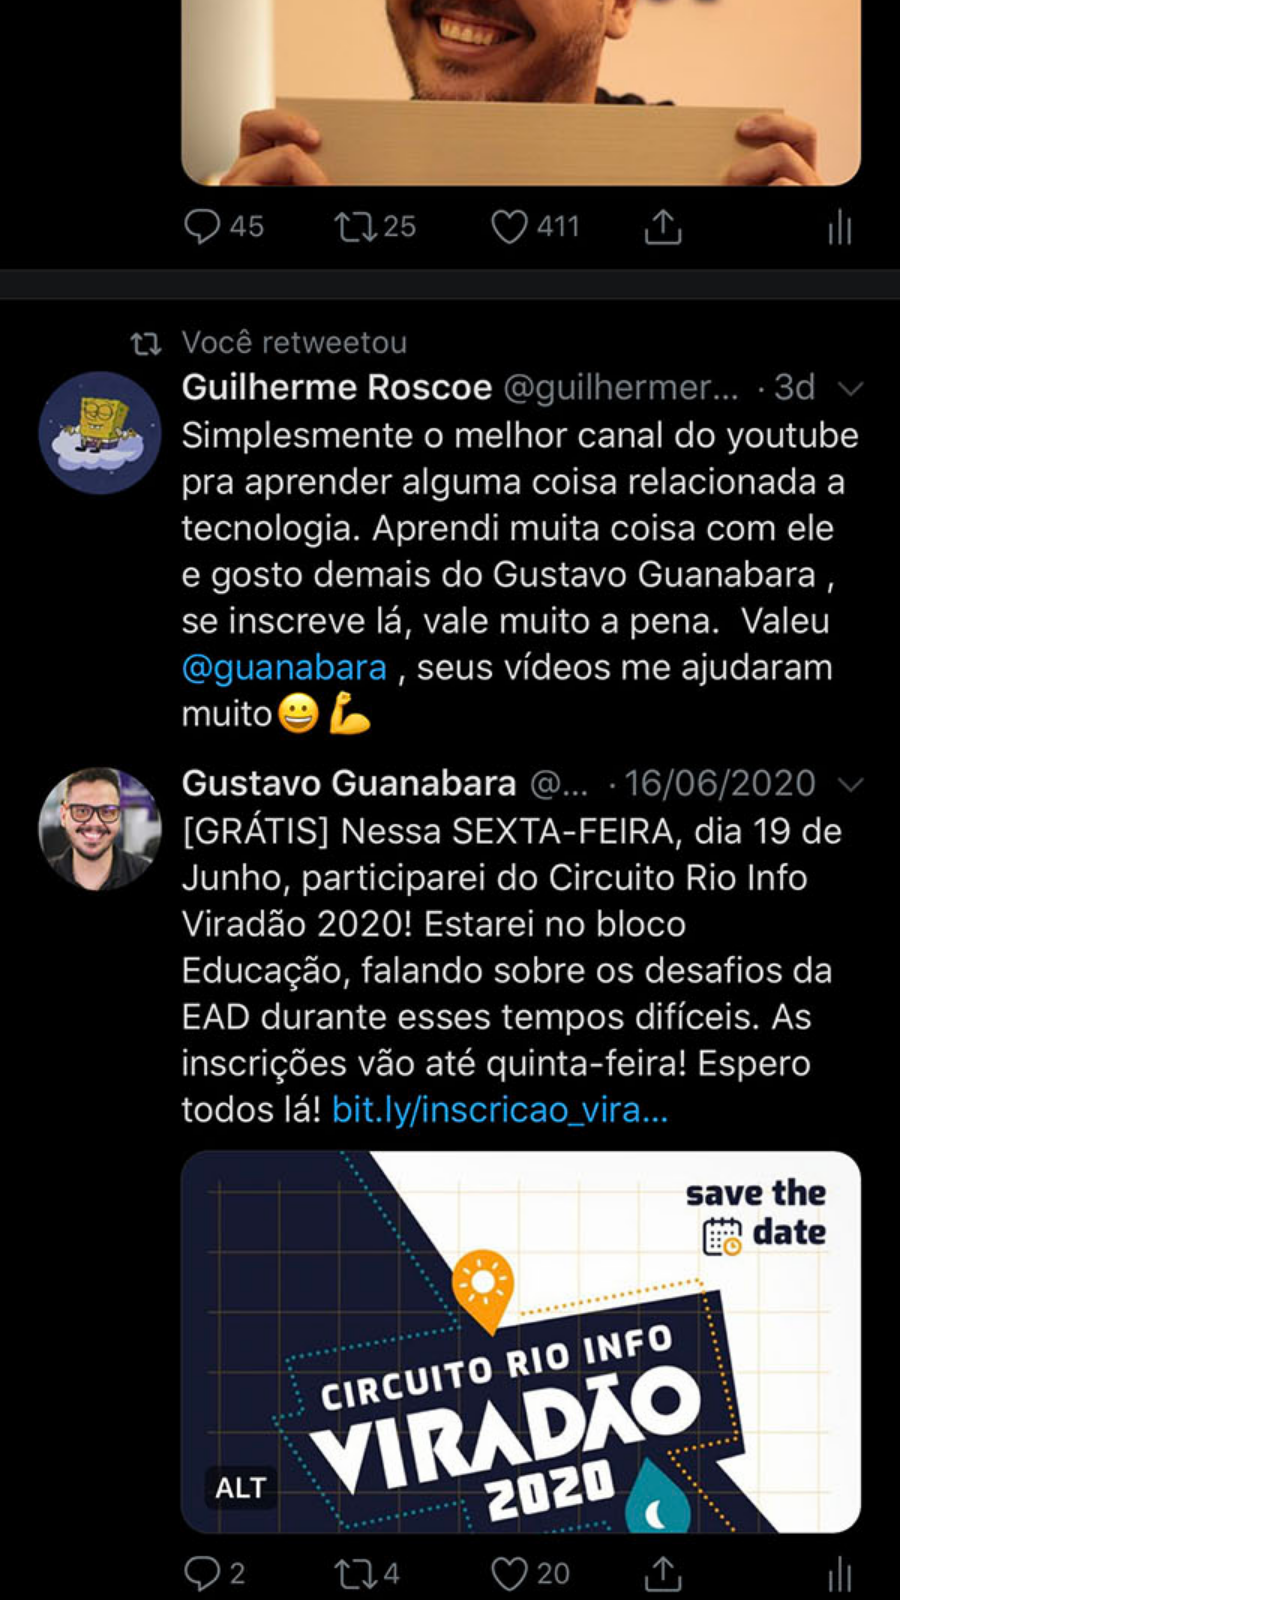
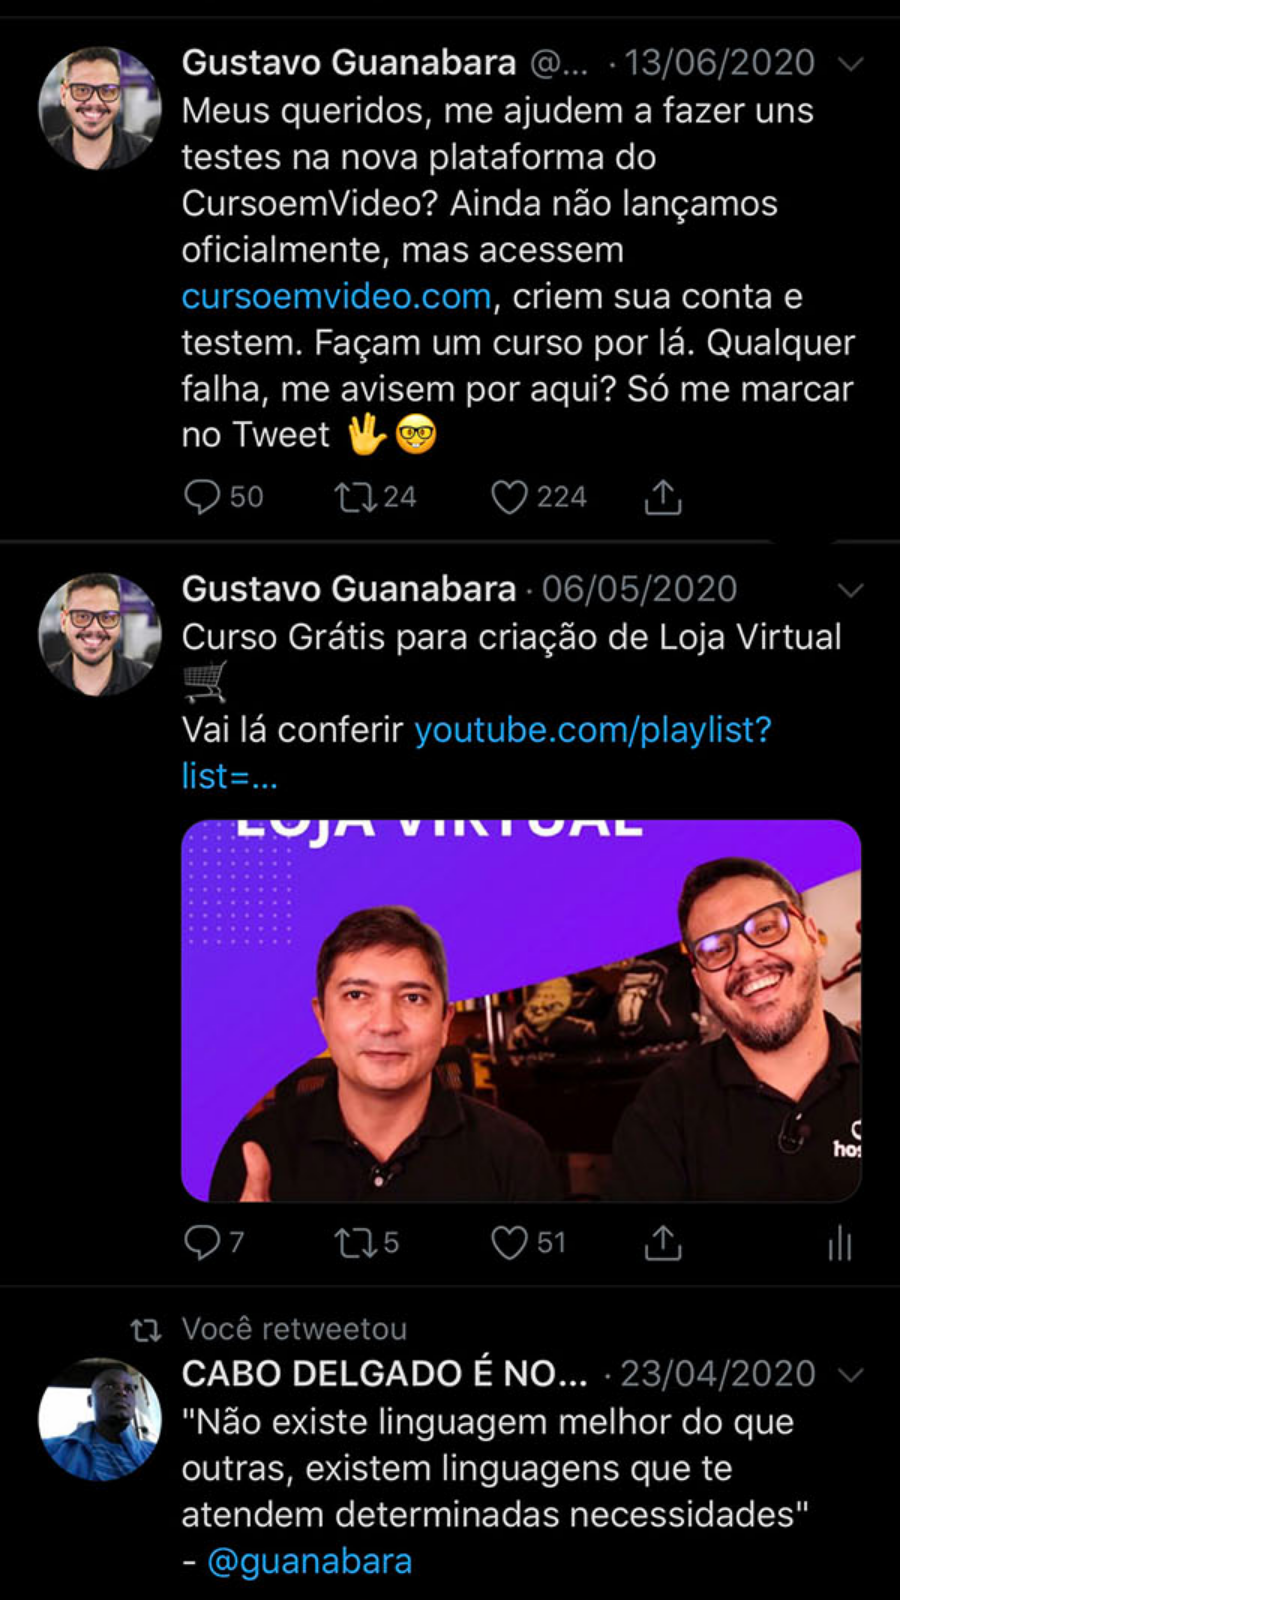
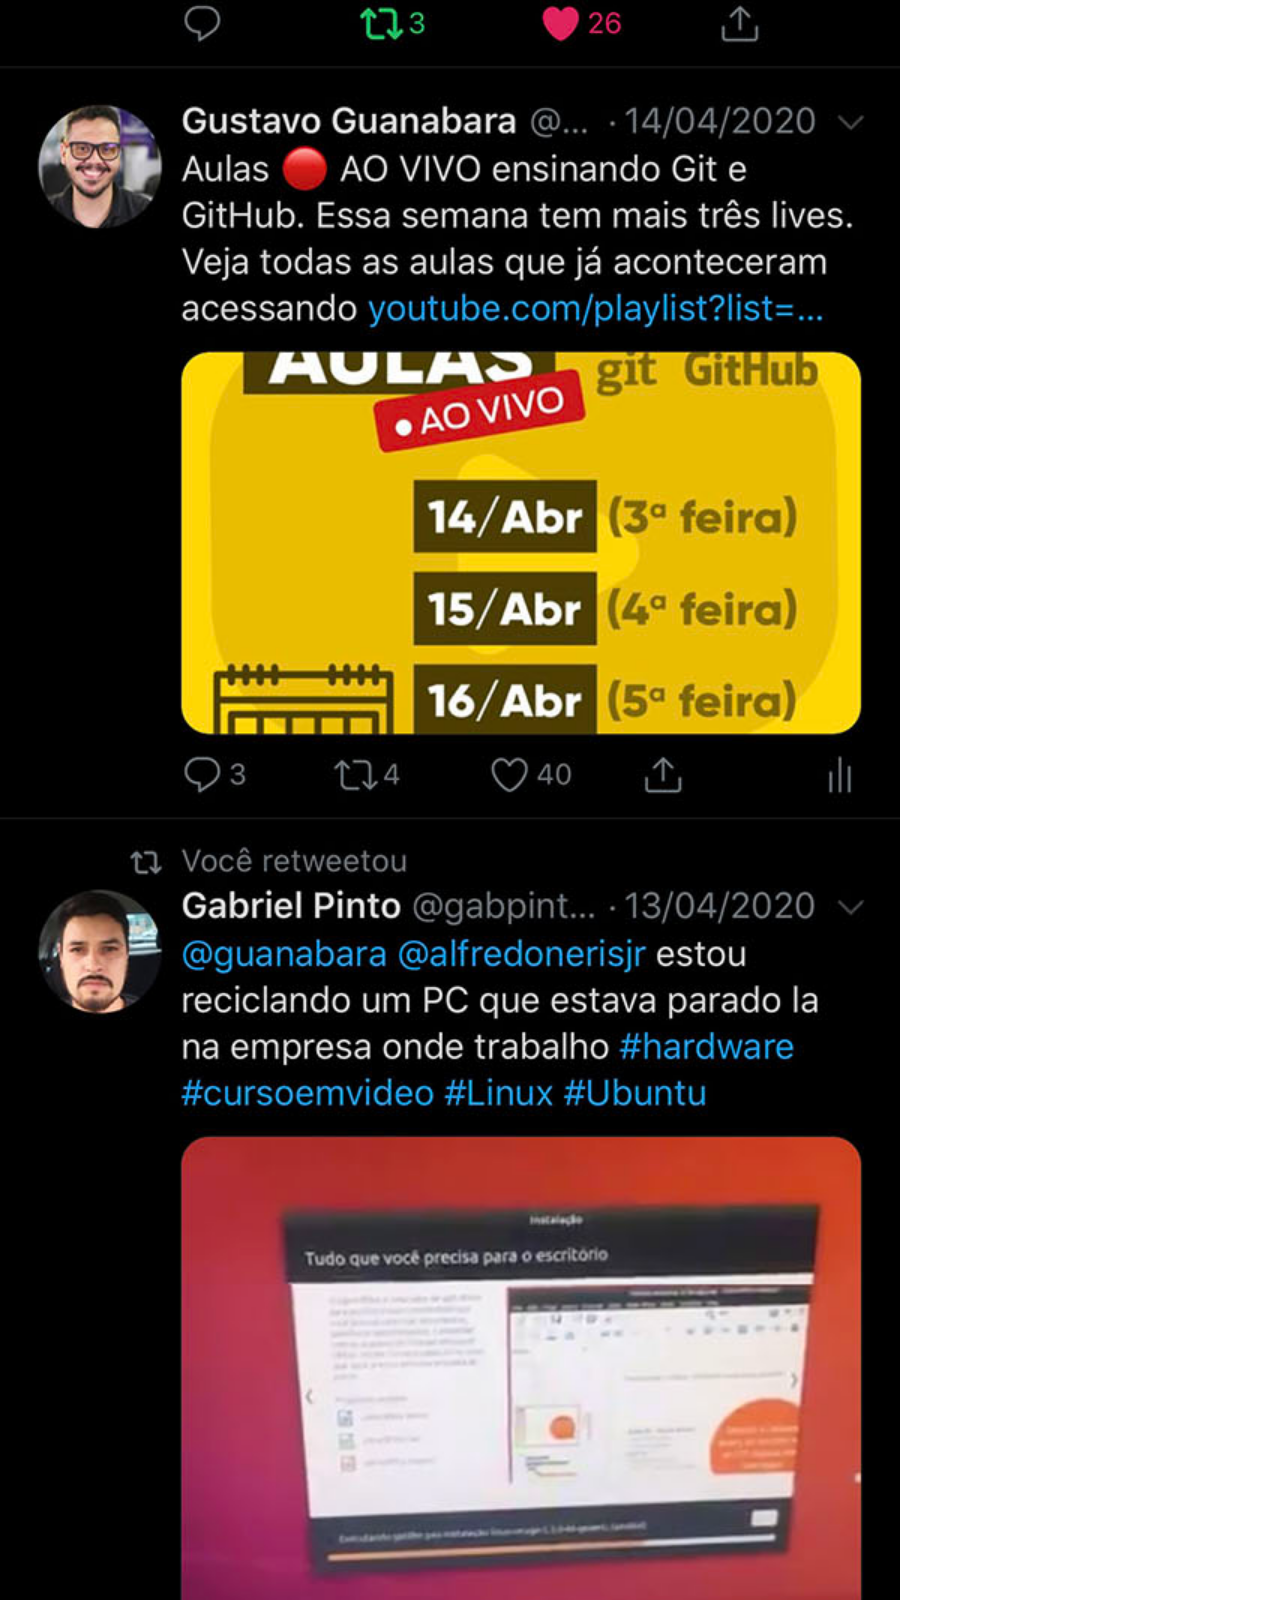
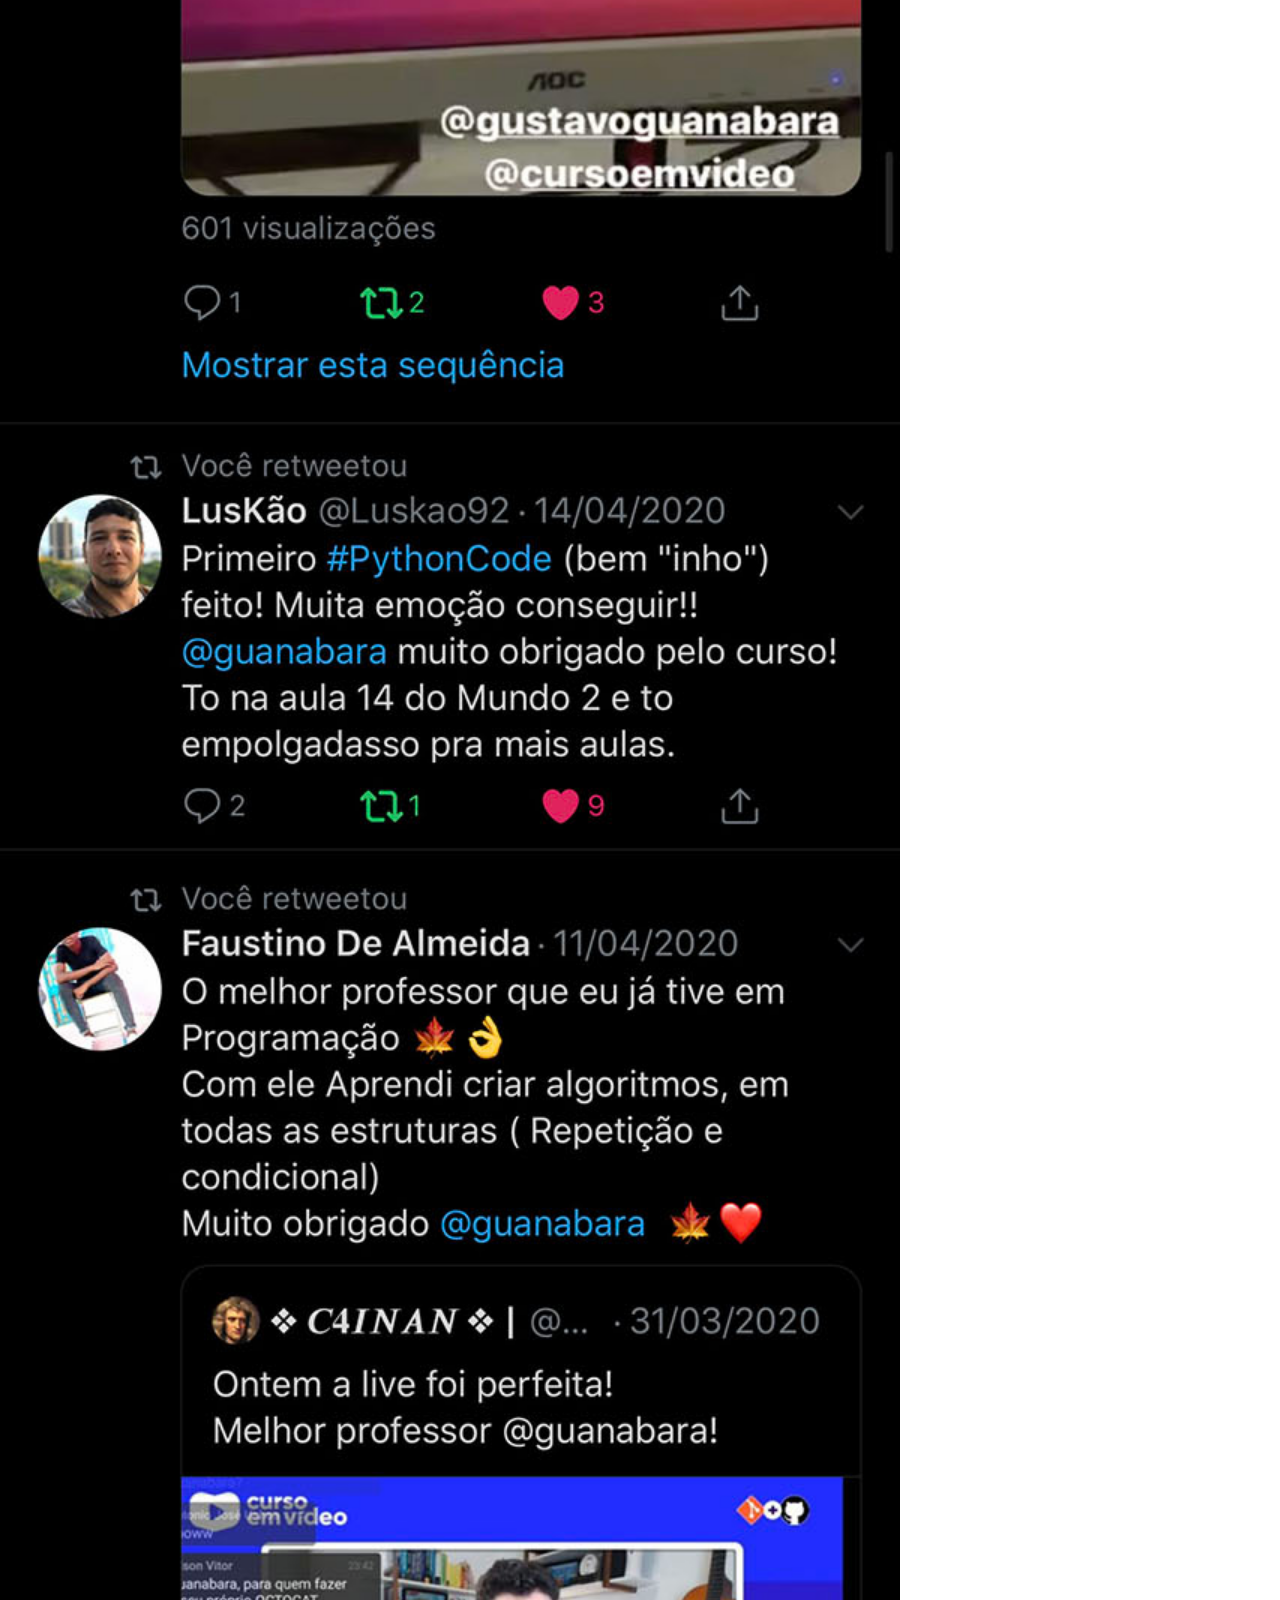
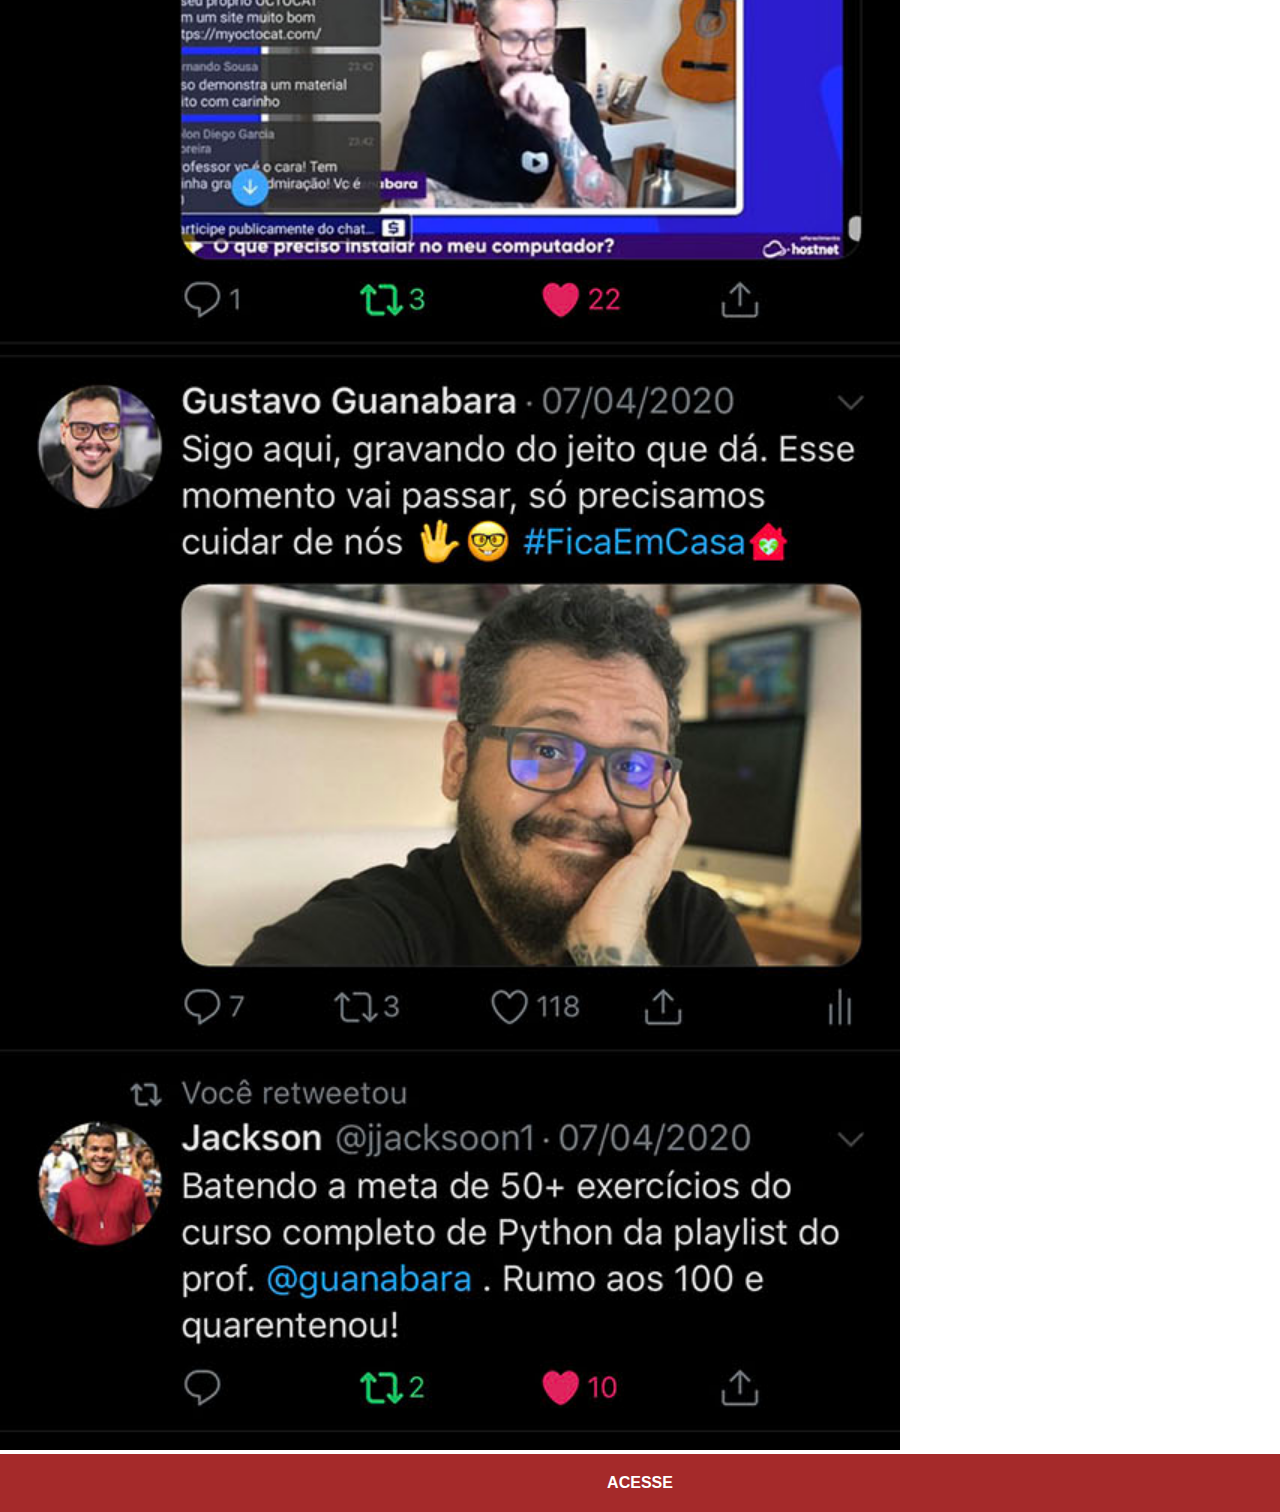
<file: twitter.html>
<!DOCTYPE html>
<html lang="pt-br">
<head>
    <meta charset="UTF-8">
    <meta name="viewport" content="width=device-width, initial-scale=1.0">
    <title>Twitter</title>
    <link rel="stylesheet" href="estilos/social.css">
</head>
<body>
    <img src="imagens/tela-twitter.jpg" alt="twitter">
    <a href="https://x.com/guanabara/status/1640752079324020756" target="_blank">ACESSE</a>
</body>
</html>
</file>
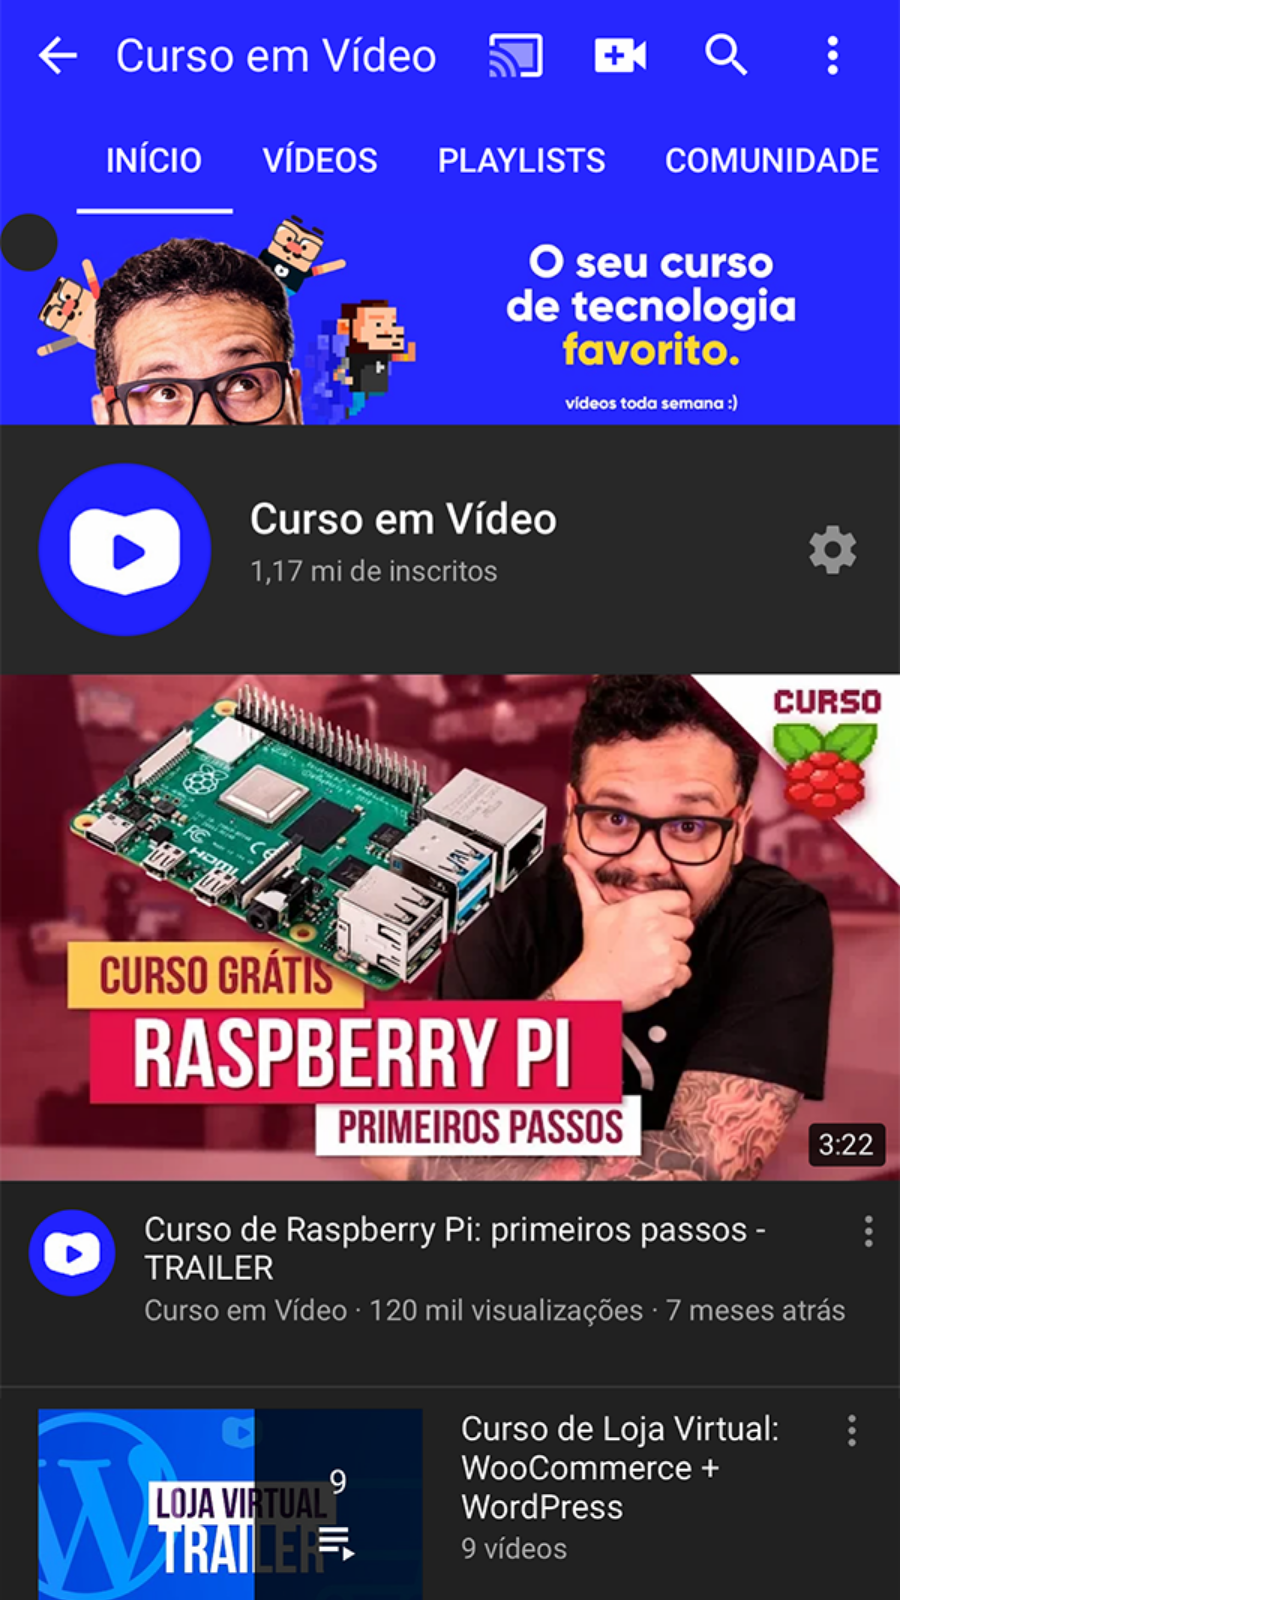
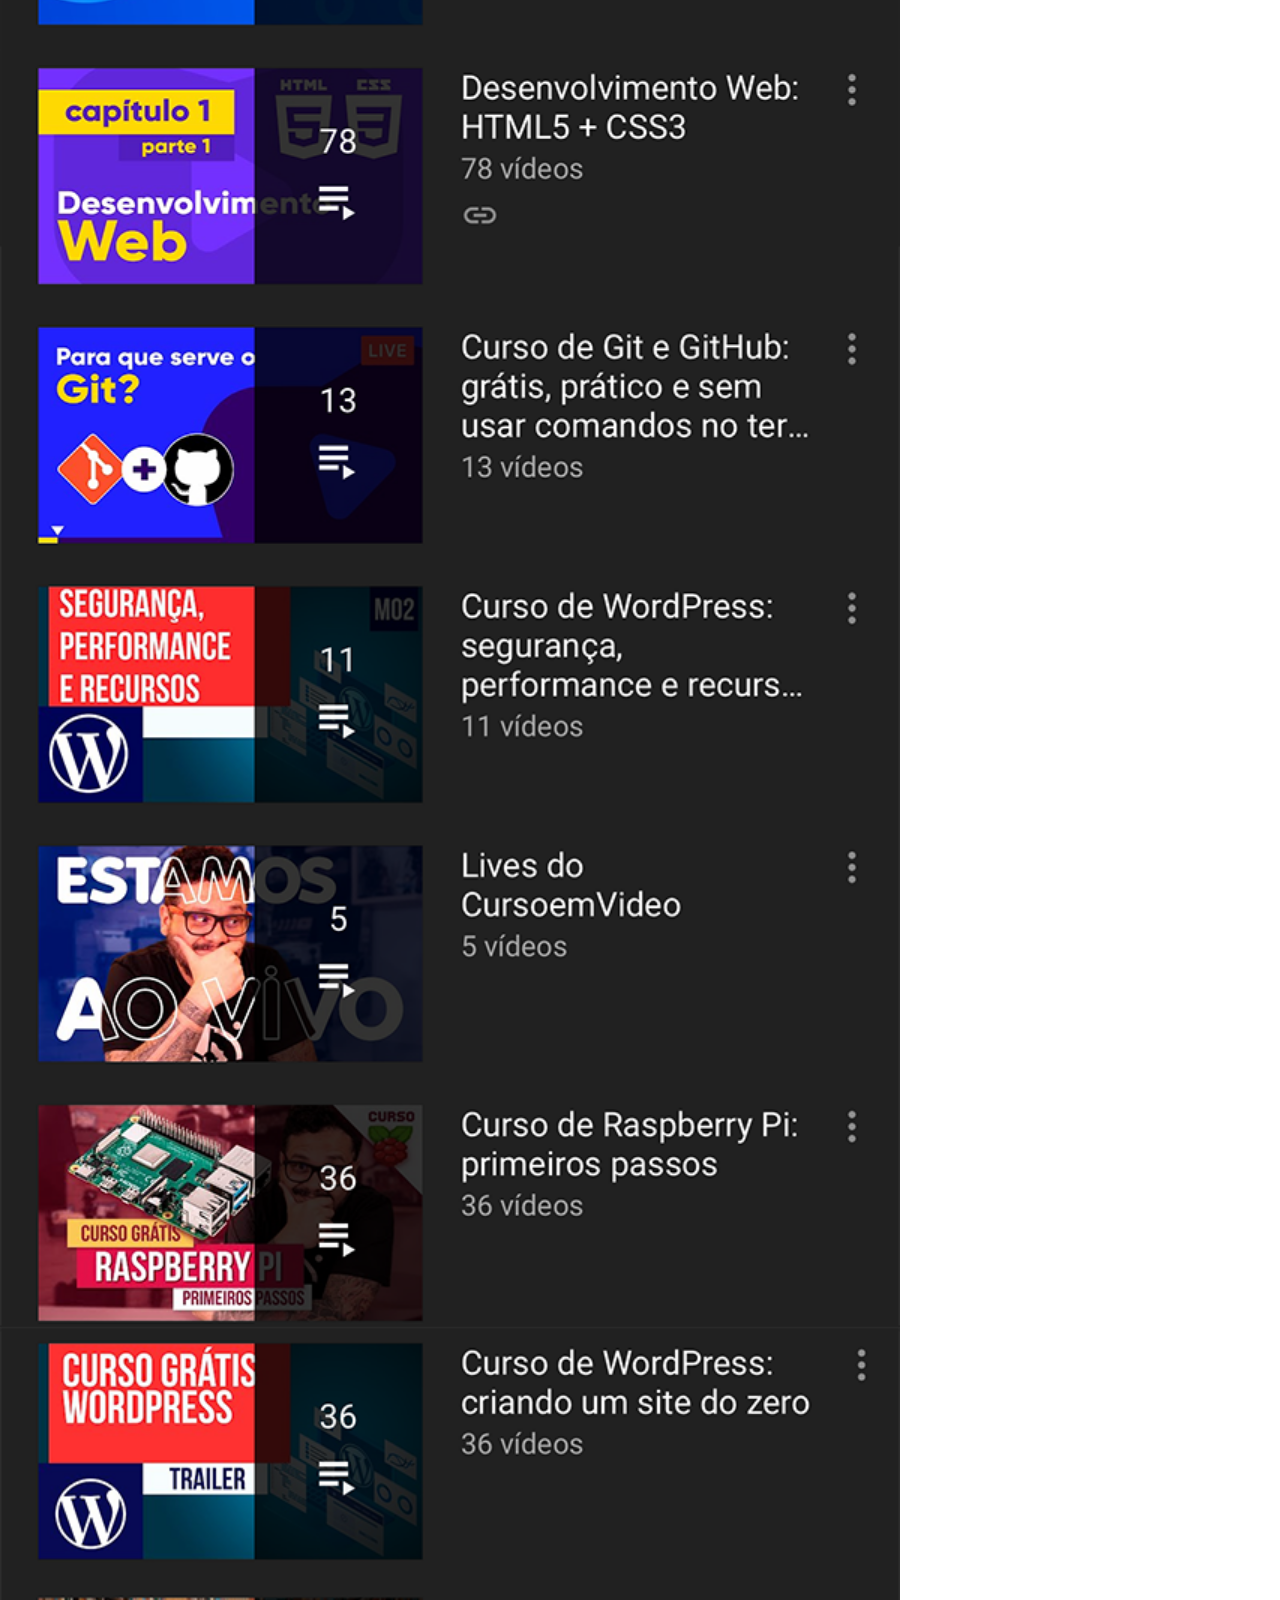
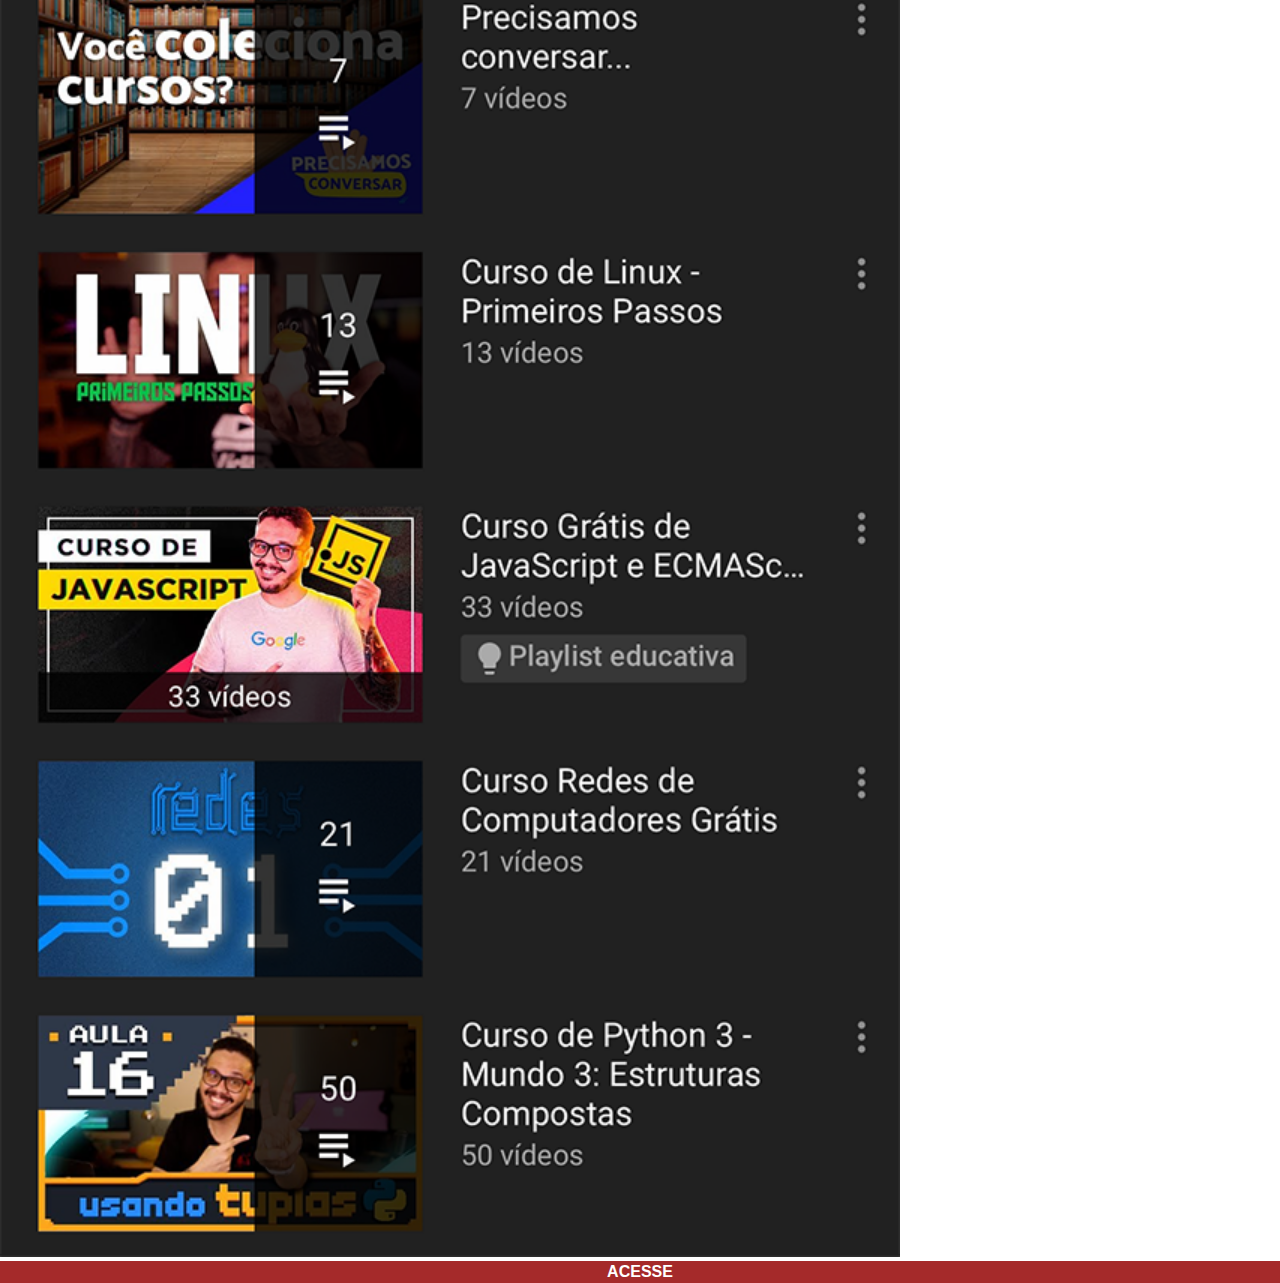
<file: youtube.html>
<!DOCTYPE html>
<html lang="pt-br">
<head>
    <meta charset="UTF-8">
    <meta name="viewport" content="width=device-width, initial-scale=1.0">
    <title>Youtube</title>
    <style>
        *{
            margin: 0px;
            padding: 0px;
            font-family: Arial, Helvetica, sans-serif;
        }
        ::-webkit-scrollbar{
            width: 0px;
            height: 0px;
        }
        img{
            width: 100vh;
        }
        a{
            display: block;
            background-color: brown;
            color: white;
            padding: 2px;
            text-align: center;
            font-weight: bolder;
            text-decoration: none;

        }
    </style>
</head>
<body>
    <img src="imagens/tela-youtube.png" alt="youtube">
    <a href="https://www.youtube.com/results?search_query=curso+em+video+playlist" target="_blank">ACESSE</a>
</body>
</html>
</file>
<file: estilo/style.css>
@charset "UTF-8";

*{
    padding: 0;
    margin: 0;
    font-family: Arial, Helvetica, sans-serif;
}
html, body{
    height: 100vh;
    width: 100vw;
    background-color: black;/*pode sair esse fundo*/    
}
h1{
    color: rgb(230, 230, 238);
    font-size: 2em;
}
body{
    background: url(../imagens/fundo-madeira.jpg) no-repeat top center;
    background-size: cover;
    background-attachment: fixed;/*opcional*/

}
main{
    height: 100vh
    position: relative;
    

}
section#telefone{
    position: absolute;
    top: 50%;
    left: 50%;
    background: url('../imagens/frame-iphone.png')no-repeat;

    height: 627px;
    width: 311px;    
    transform: translate(-50%, -50%);  

}
iframe#tela{
    position: relative;
    top: 80px;
    left: 22px;
    
    width: 269px;
    height: 471px;
}
section#redes-sociais img{
    width: 50px;
    margin: 10px;
    border-radius: 50%;
    box-shadow: 2px 2px 5px white;
}
section#redes-sociais{
    text-align: right;
}
section#redes-sociais img:hover{
    border: 2px solid white;
    transform: translate(-2px,-2px);
}
</file>
<file: estilos/social.css>
@charset "UTF-8";
*{
    margin: 0px;
    padding: 0px;
    font-family: Arial, Helvetica, sans-serif;
}
::-webkit-scrollbar{
    width: 0px;
    height: 0px;
}
img{
    width: 100vh;
}
a{
    display: block;
    background-color: brown;
    color: white;
    padding: 20px;
    text-align: center;
    font-weight: bolder;
    text-decoration: none;

}
a:hover{
    background-color: aqua;
}
</file>
